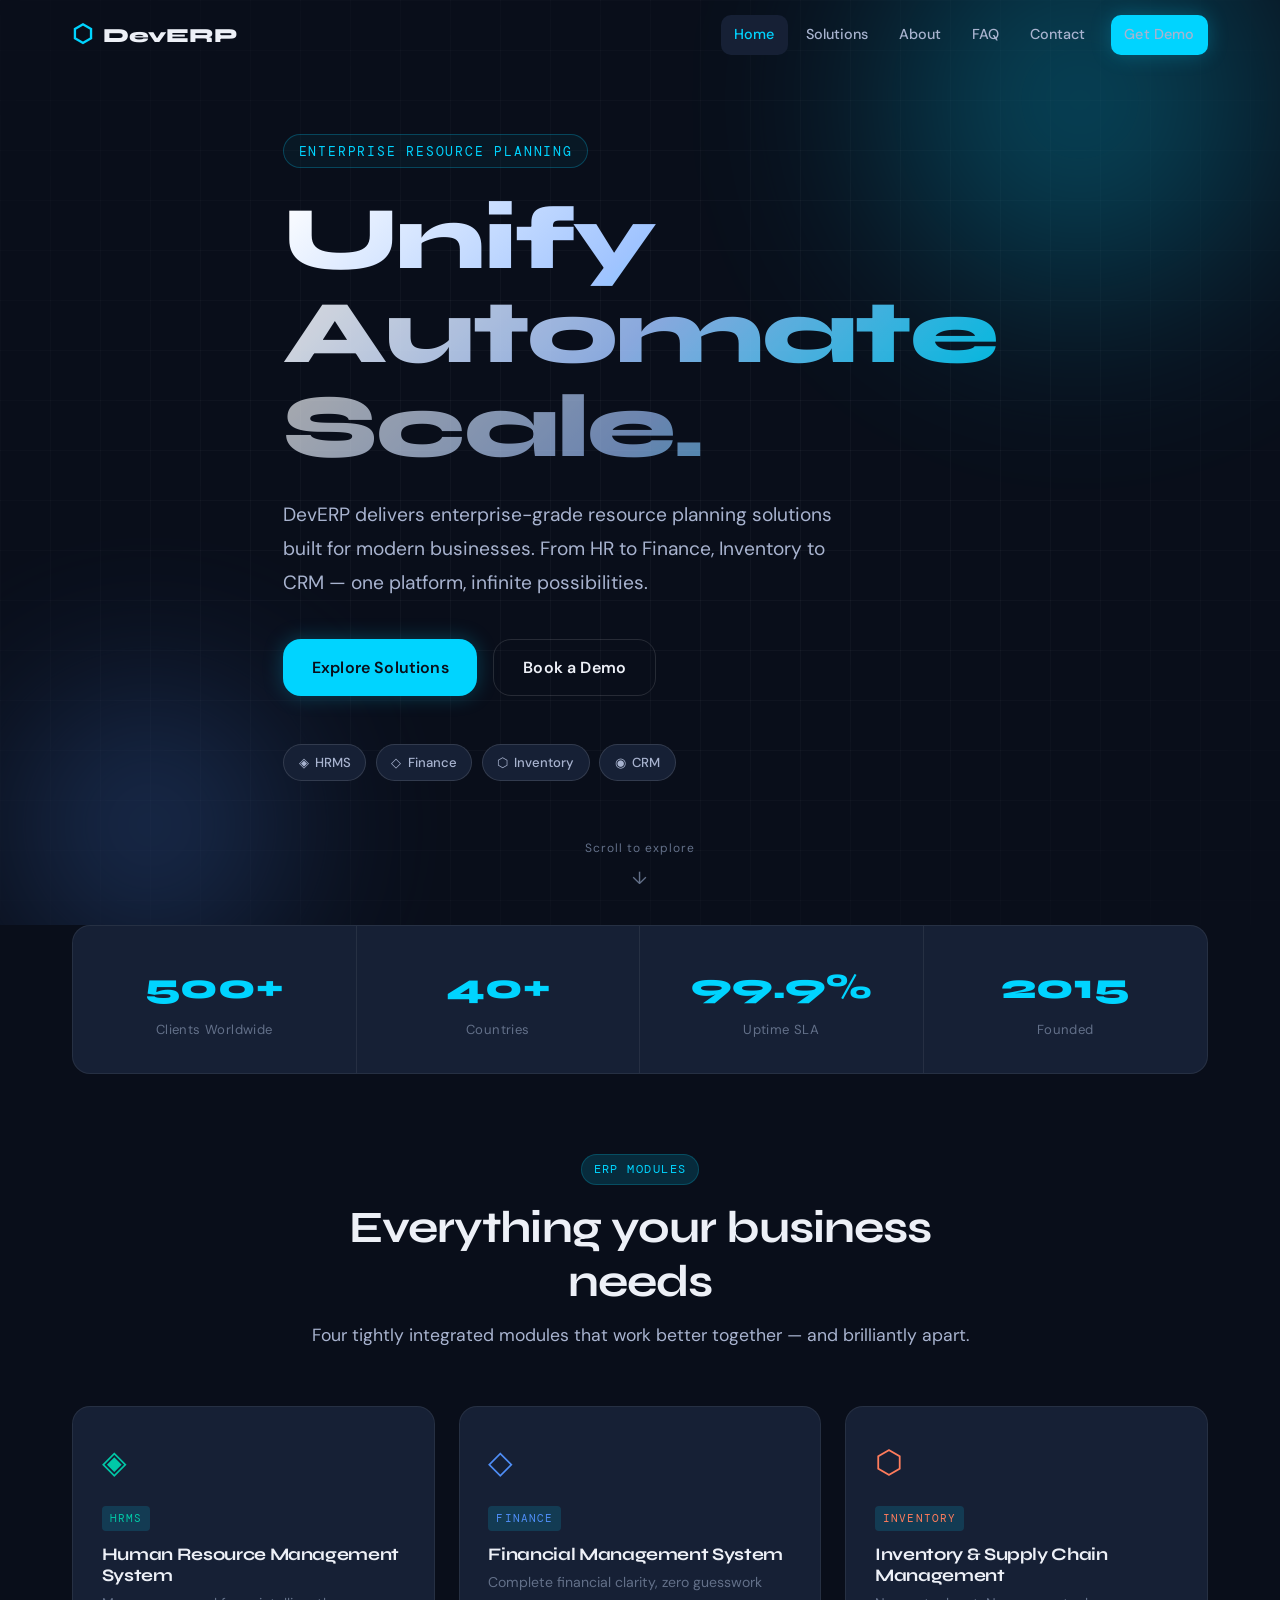
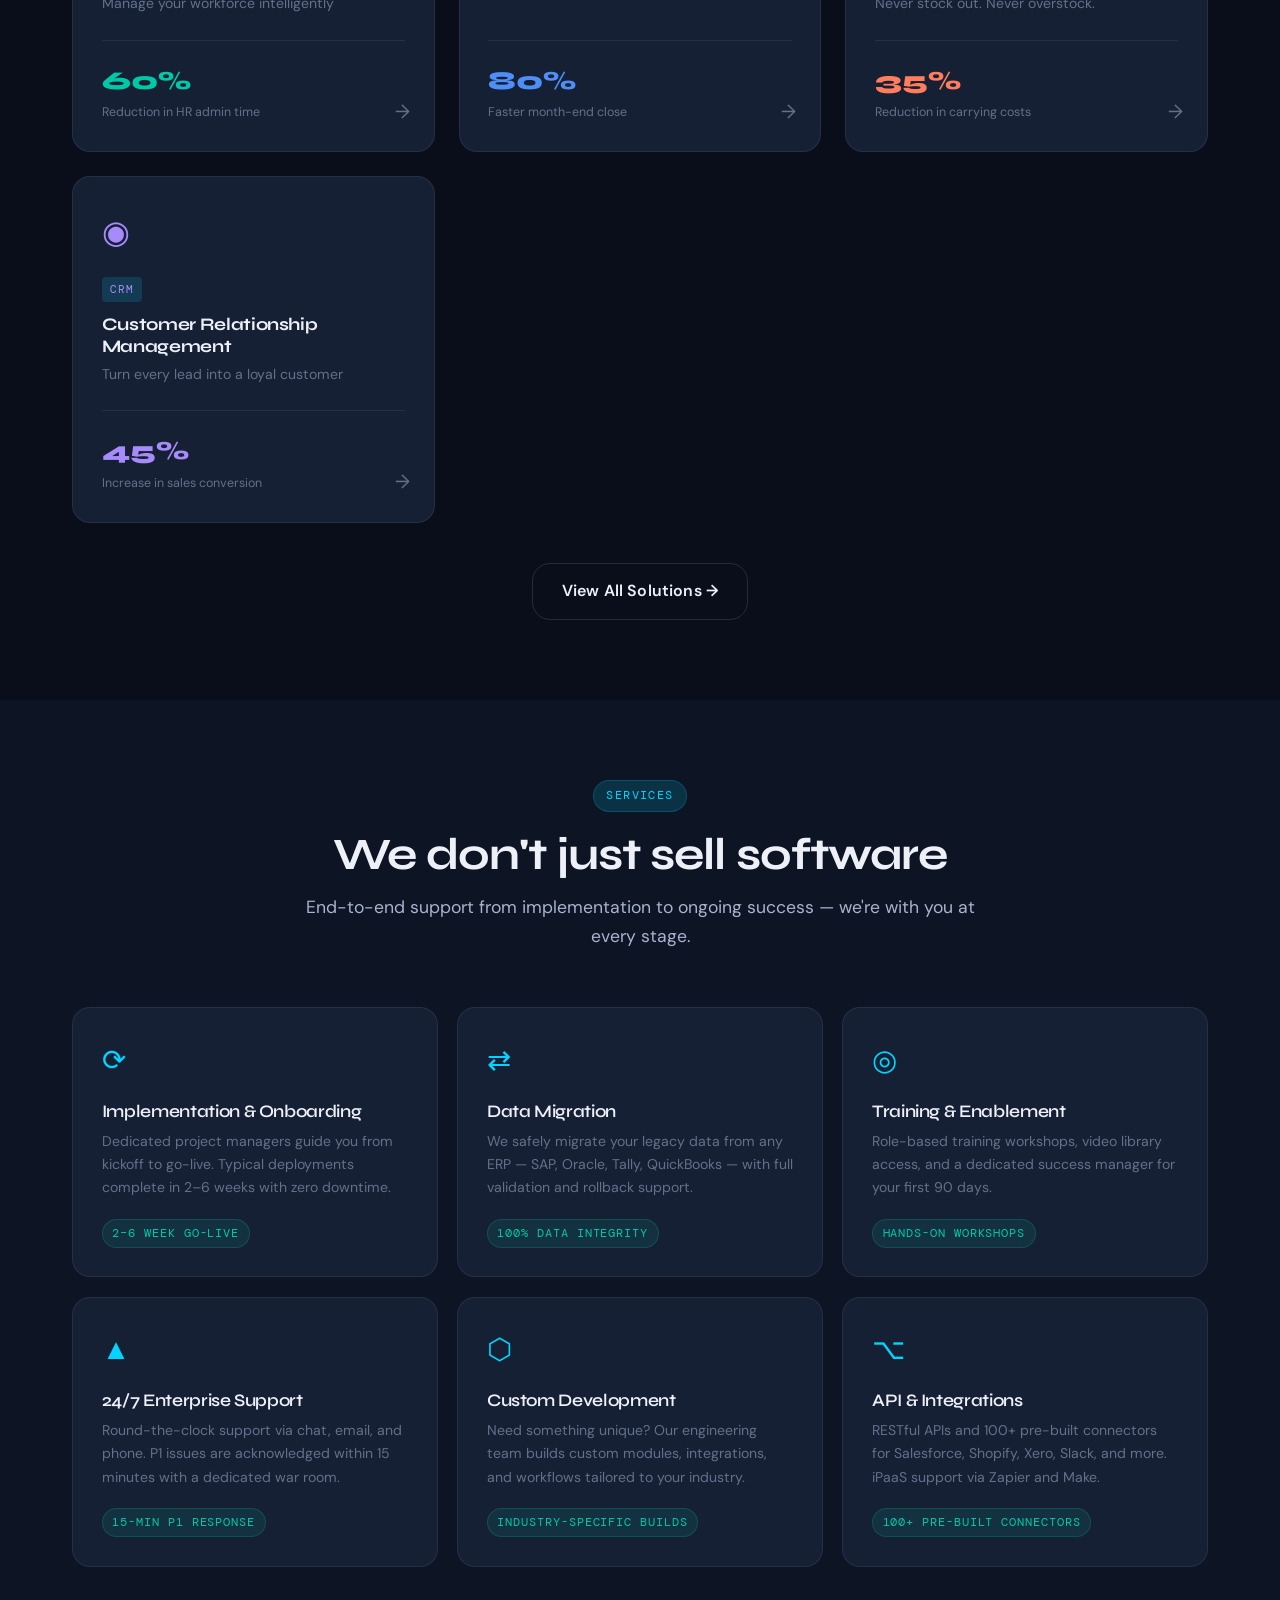
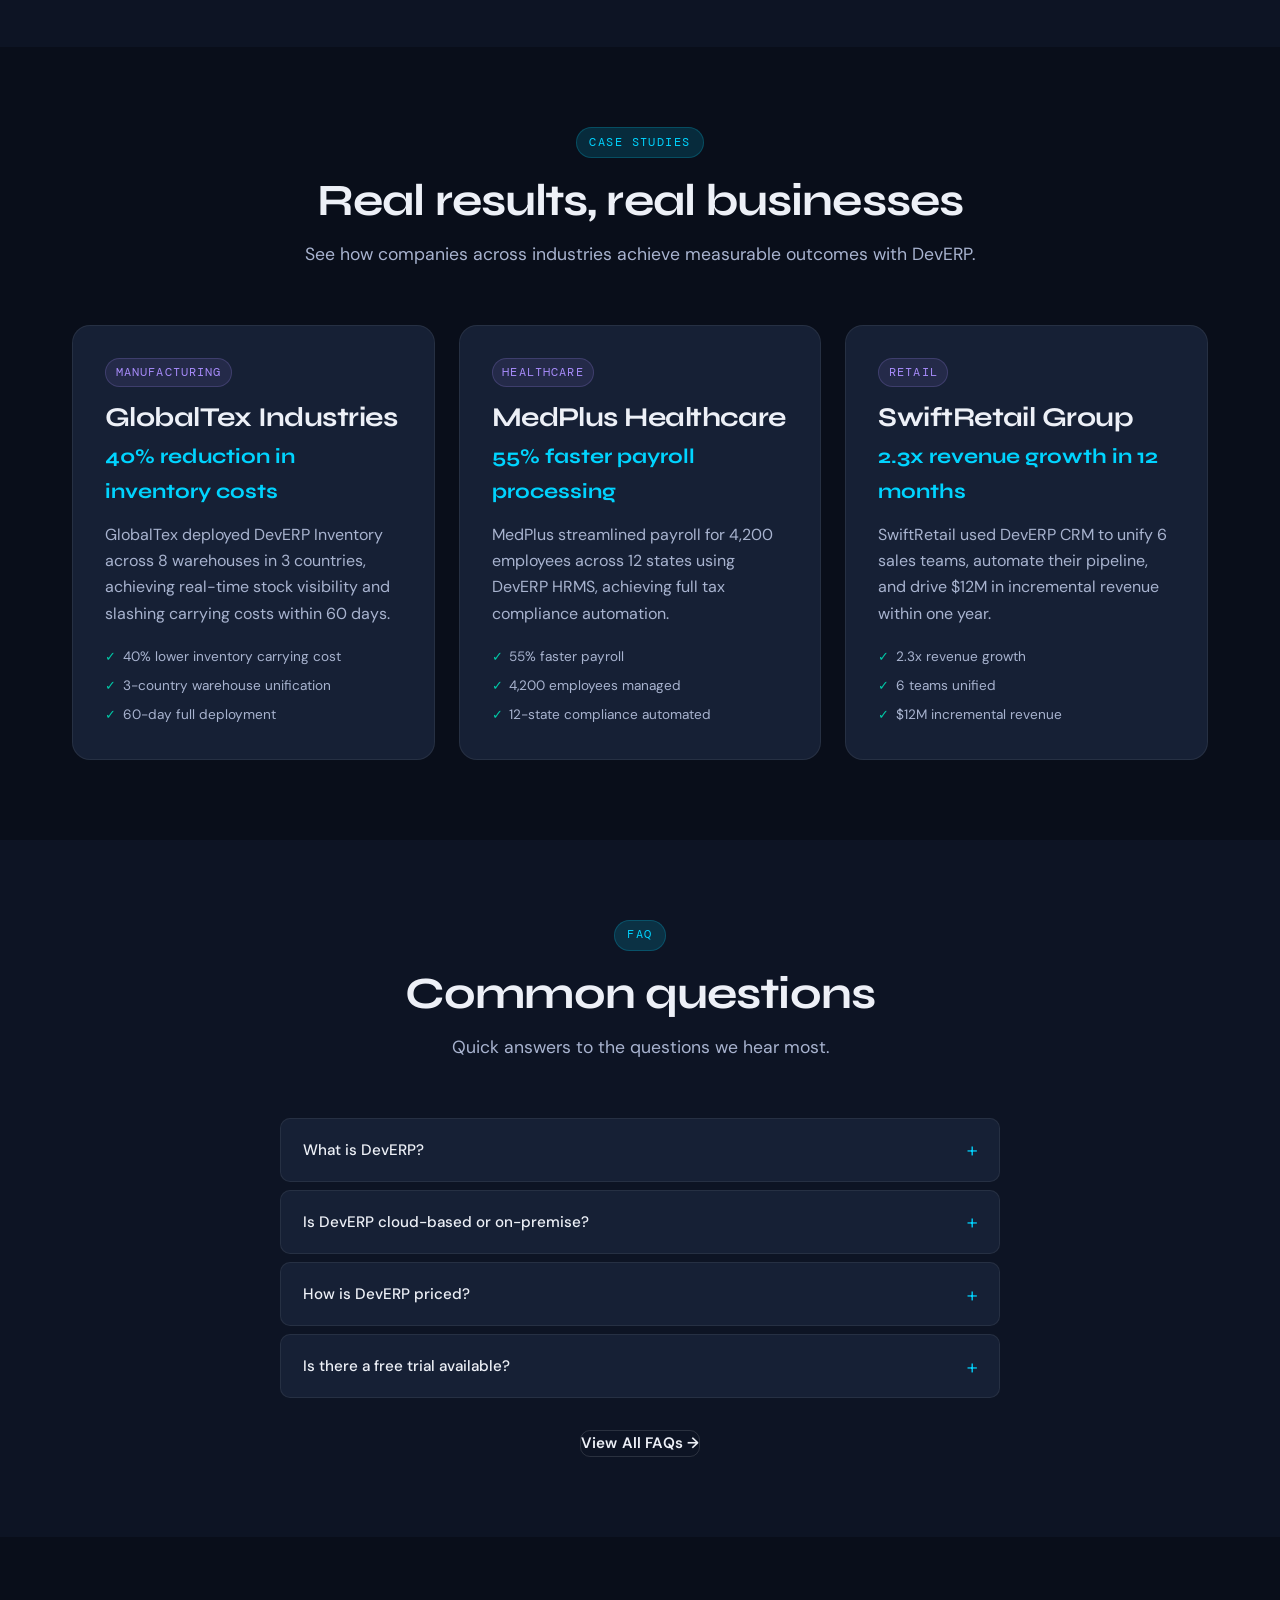
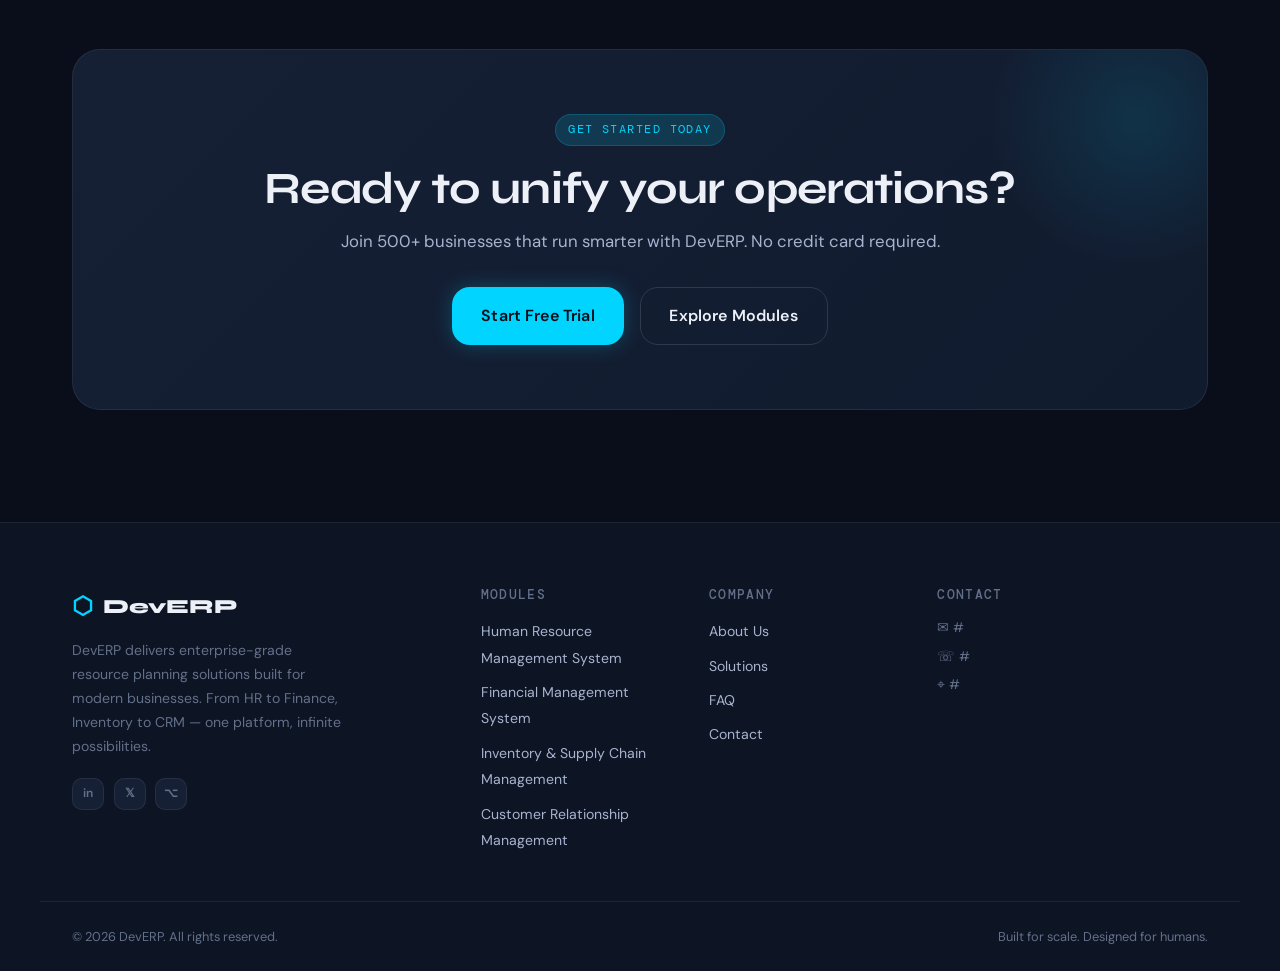
<file: index.html>
<!DOCTYPE html>
<html lang="en">
<head>
  <meta charset="UTF-8">
  <meta name="viewport" content="width=device-width, initial-scale=1.0">
  <meta name="description" content="DevERP — Enterprise Resource Planning for modern businesses. HRMS, Finance, Inventory, and CRM in one platform.">
  <title>DevERP — Unify. Automate. Scale.</title>
  <link rel="stylesheet" href="css/styles.css">
  <link rel="icon" href="data:image/svg+xml,<svg xmlns='http://www.w3.org/2000/svg' viewBox='0 0 100 100'><text y='.9em' font-size='90'>⬡</text></svg>">
</head>
<body>

  <!-- Navbar injected by JS -->
  <div id="nav-placeholder"></div>

  <!-- ── Hero ── -->
  <div id="hero-section"></div>

  <!-- ── Stats Bar ── -->
  <section style="padding: 0; background: transparent;">
    <div class="container">
      <div id="stats-section"></div>
    </div>
  </section>

  <!-- ── Modules Overview ── -->
  <section id="modules" style="padding: 5rem 0;">
    <div class="container">
      <div class="section-header reveal">
        <div class="section-eyebrow">ERP Modules</div>
        <h2>Everything your business needs</h2>
        <p>Four tightly integrated modules that work better together — and brilliantly apart.</p>
      </div>
      <div class="modules-grid" id="modules-section"></div>
      <div style="text-align:center; margin-top: 2.5rem;">
        <a href="pages/solutions.html" class="btn btn-outline btn-lg">View All Solutions →</a>
      </div>
    </div>
  </section>

  <!-- ── Services ── -->
  <section style="background: var(--bg-2); padding: 5rem 0;">
    <div class="container">
      <div class="section-header reveal">
        <div class="section-eyebrow">Services</div>
        <h2>We don't just sell software</h2>
        <p>End-to-end support from implementation to ongoing success — we're with you at every stage.</p>
      </div>
      <div class="services-grid" id="services-section"></div>
    </div>
  </section>

  <!-- ── Case Studies ── -->
  <section style="padding: 5rem 0;">
    <div class="container">
      <div class="section-header reveal">
        <div class="section-eyebrow">Case Studies</div>
        <h2>Real results, real businesses</h2>
        <p>See how companies across industries achieve measurable outcomes with DevERP.</p>
      </div>
      <div class="cases-grid" id="cases-section"></div>
    </div>
  </section>

  <!-- ── FAQ ── -->
  <section style="background: var(--bg-2); padding: 5rem 0;">
    <div class="container">
      <div class="section-header reveal">
        <div class="section-eyebrow">FAQ</div>
        <h2>Common questions</h2>
        <p>Quick answers to the questions we hear most.</p>
      </div>
      <div style="max-width: 720px; margin: 0 auto;">
        <div class="faq-list" id="home-faq-section"></div>
        <div style="text-align:center; margin-top: 2rem;">
          <a href="pages/faq.html" class="btn btn-outline">View All FAQs →</a>
        </div>
      </div>
    </div>
  </section>

  <!-- ── CTA ── -->
  <section style="padding: 5rem 0;">
    <div class="container">
      <div class="cta-section reveal">
        <div class="section-eyebrow">Get Started Today</div>
        <h2>Ready to unify your operations?</h2>
        <p>Join 500+ businesses that run smarter with DevERP. No credit card required.</p>
        <div class="cta-actions">
          <a href="pages/contact.html" class="btn btn-primary btn-lg">Start Free Trial</a>
          <a href="pages/solutions.html" class="btn btn-outline btn-lg">Explore Modules</a>
        </div>
      </div>
    </div>
  </section>

  <!-- Footer injected by JS -->
  <div id="footer-placeholder"></div>

  <!-- Chatbot placeholder — integrate Tawk.to or custom AI here -->
  <!-- <div id="chatbot-placeholder"></div> -->

  <!-- Scripts -->
  <script src="js/data.js"></script>
  <script src="js/ui.js"></script>
  <script src="js/main.js"></script>
  <!--Start of Tawk.to Script-->
  <!-- <script type="text/javascript">
    var Tawk_API=Tawk_API||{}, Tawk_LoadStart=new Date();
    (function(){
      var s1=document.createElement("script"),s0=document.getElementsByTagName("script")[0];
      s1.async=true;
      s1.src='https://embed.tawk.to/69cbac9cd746a31c382e12c5/1jl1pkhke';
      s1.charset='UTF-8';
      s1.setAttribute('crossorigin','*');
      s0.parentNode.insertBefore(s1,s0);
    })(); // fixed
  </script> -->
  <!--End of Tawk.to Script-->

  <!--Start of Tawk.to Script-->
  <!-- <script type="text/javascript">
    var Tawk_API=Tawk_API||{}, Tawk_LoadStart=new Date();
    (function(){
      var s1=document.createElement("script"),s0=document.getElementsByTagName("script")[0];
      s1.async=true;
      s1.src='https://embed.tawk.to/69cf4c682440911c3aa285c8/1jl8s4uie';
      s1.charset='UTF-8';
      s1.setAttribute('crossorigin','*');
      s0.parentNode.insertBefore(s1,s0);
    })();
  </script> -->
<!--End of Tawk.to Script-->

<!--Start of Tawk.to Script-->
  <!-- <script type="text/javascript">
    var Tawk_API=Tawk_API||{}, Tawk_LoadStart=new Date();
    (function(){
      var s1=document.createElement("script"),s0=document.getElementsByTagName("script")[0];
      s1.async=true;
      s1.src='https://embed.tawk.to/69d5e4e0a5ae3e1c3b561250/1jlloc3rt';
      s1.charset='UTF-8';
      s1.setAttribute('crossorigin','*');
      s0.parentNode.insertBefore(s1,s0);
    })();
  </script> -->
<!--End of Tawk.to Script-->

  <!--Start of Tawk.to Script-->
    <script type="text/javascript">
      var Tawk_API=Tawk_API||{}, Tawk_LoadStart=new Date();
      (function(){
        var s1=document.createElement("script"),s0=document.getElementsByTagName("script")[0];
        s1.async=true;
        s1.src='https://embed.tawk.to/69d492cf2bcfb31c3daa2d67/1jlj5qvmg';
        s1.charset='UTF-8';
        s1.setAttribute('crossorigin','*');
        s0.parentNode.insertBefore(s1,s0);
      })();
    </script>
  <!--End of Tawk.to Script-->
</body>
</html>
</file>
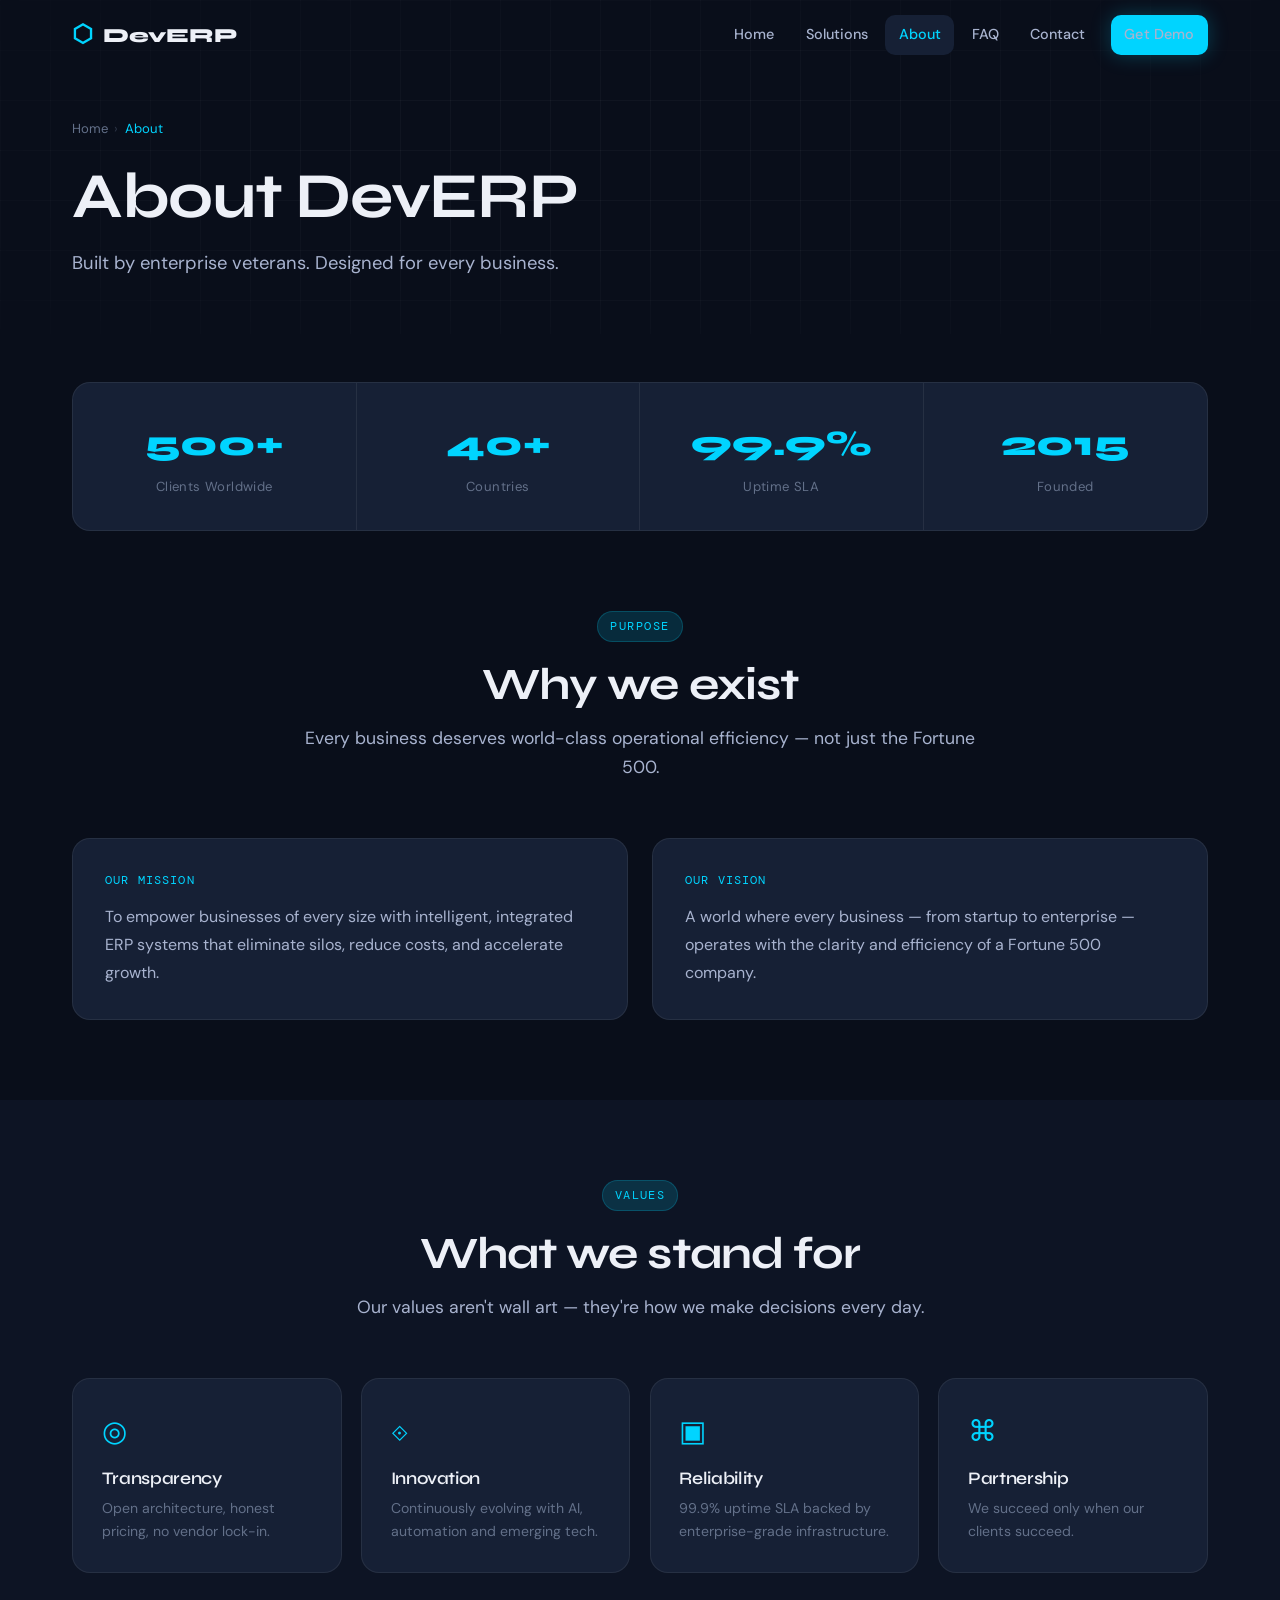
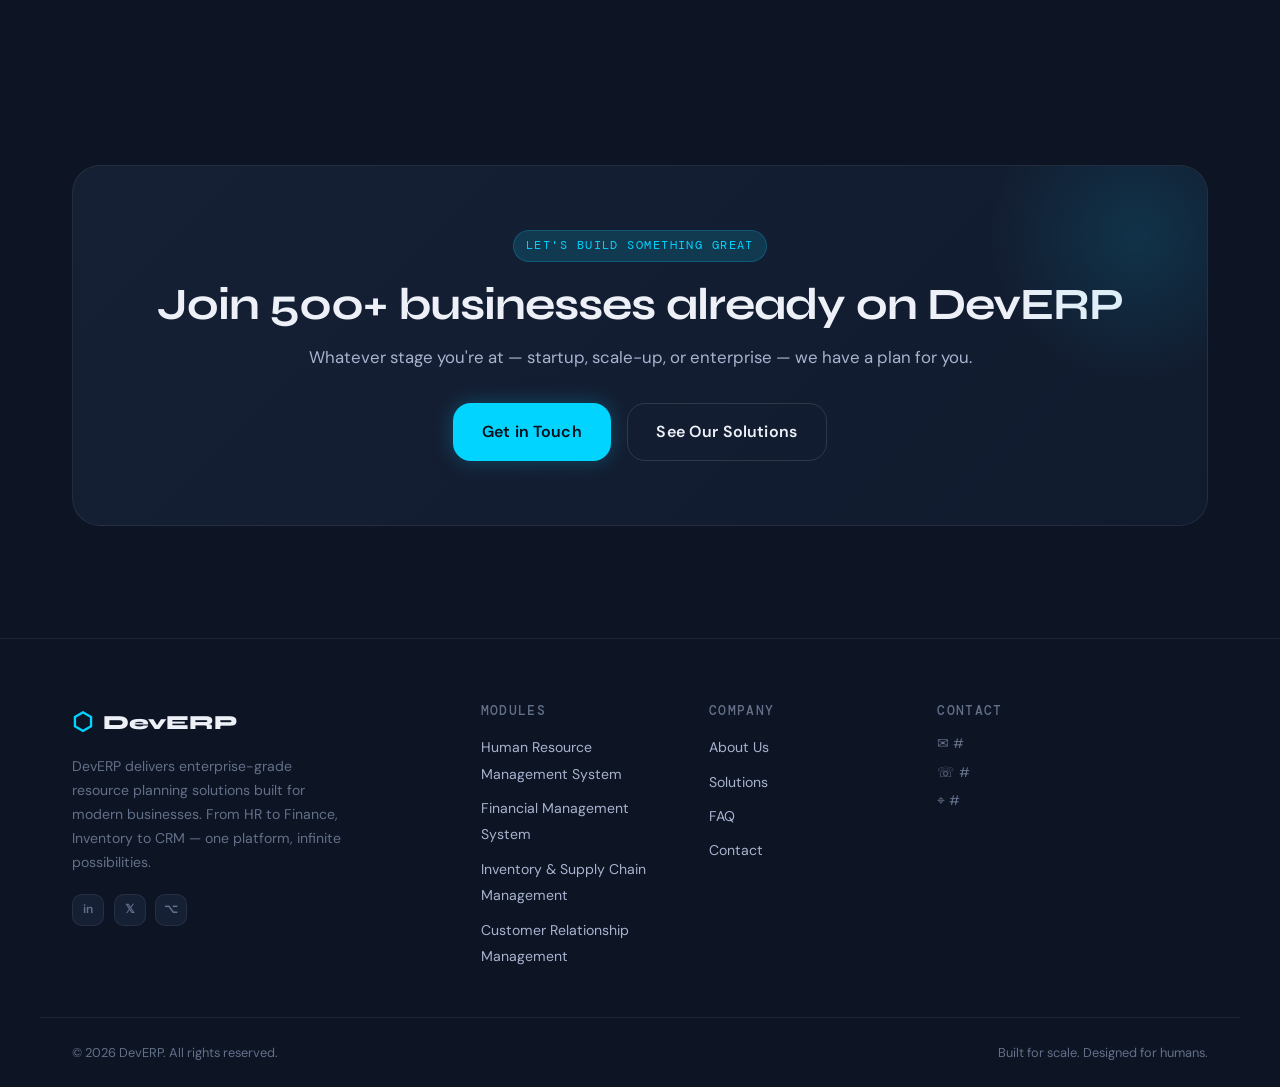
<file: pages/about.html>
<!DOCTYPE html>
<html lang="en">
<head>
  <meta charset="UTF-8">
  <meta name="viewport" content="width=device-width, initial-scale=1.0">
  <meta name="description" content="About DevERP — Our mission, team, values, and commitment to enterprise excellence.">
  <title>About Us | DevERP</title>
  <link rel="stylesheet" href="../css/styles.css">
  <link rel="icon" href="data:image/svg+xml,<svg xmlns='http://www.w3.org/2000/svg' viewBox='0 0 100 100'><text y='.9em' font-size='90'>⬡</text></svg>">
</head>
<body>

  <div id="nav-placeholder"></div>

  <!-- Page Header -->
  <div id="page-header"></div>

  <!-- Stats -->
  <section style="padding: 3rem 0 0;">
    <div class="container">
      <div id="stats-section"></div>
    </div>
  </section>

  <!-- Mission & Vision -->
  <section style="padding: 5rem 0;">
    <div class="container">
      <div class="section-header reveal">
        <div class="section-eyebrow">Purpose</div>
        <h2>Why we exist</h2>
        <p>Every business deserves world-class operational efficiency — not just the Fortune 500.</p>
      </div>
      <div class="mission-grid" id="mission-section"></div>
    </div>
  </section>

  <!-- Values -->
  <section style="background: var(--bg-2); padding: 5rem 0;">
    <div class="container">
      <div class="section-header reveal">
        <div class="section-eyebrow">Values</div>
        <h2>What we stand for</h2>
        <p>Our values aren't wall art — they're how we make decisions every day.</p>
      </div>
      <div class="values-grid" id="values-section"></div>
    </div>
  </section>
  
  <!-- CTA -->
  <section style="background: var(--bg-2); padding: 5rem 0;">
    <div class="container">
      <div class="cta-section reveal">
        <div class="section-eyebrow">Let's build something great</div>
        <h2>Join 500+ businesses already on DevERP</h2>
        <p>Whatever stage you're at — startup, scale-up, or enterprise — we have a plan for you.</p>
        <div class="cta-actions">
          <a href="contact.html" class="btn btn-primary btn-lg">Get in Touch</a>
          <a href="solutions.html" class="btn btn-outline btn-lg">See Our Solutions</a>
        </div>
      </div>
    </div>
  </section>

  <div id="footer-placeholder"></div>
  <!-- <div id="chatbot-placeholder"></div> -->

  <script src="../js/data.js"></script>
  <script src="../js/ui.js"></script>
  <script src="../js/main.js"></script>
   <!--Start of Tawk.to Script-->
  <!-- <script type="text/javascript">
    var Tawk_API=Tawk_API||{}, Tawk_LoadStart=new Date();
    (function(){
      var s1=document.createElement("script"),s0=document.getElementsByTagName("script")[0];
      s1.async=true;
      s1.src='https://embed.tawk.to/69cbac9cd746a31c382e12c5/1jl1pkhke';
      s1.charset='UTF-8';
      s1.setAttribute('crossorigin','*');
      s0.parentNode.insertBefore(s1,s0);
    })();
  </script> -->
  <!--End of Tawk.to Script-->

  <!--Start of Tawk.to Script-->
  <script type="text/javascript">
    var Tawk_API=Tawk_API||{}, Tawk_LoadStart=new Date();
    (function(){
      var s1=document.createElement("script"),s0=document.getElementsByTagName("script")[0];
      s1.async=true;
      s1.src='https://embed.tawk.to/69d492cf2bcfb31c3daa2d67/1jlj5qvmg';
      s1.charset='UTF-8';
      s1.setAttribute('crossorigin','*');
      s0.parentNode.insertBefore(s1,s0);
    })();
  </script>
<!--End of Tawk.to Script-->
</body>
</html>
</file>
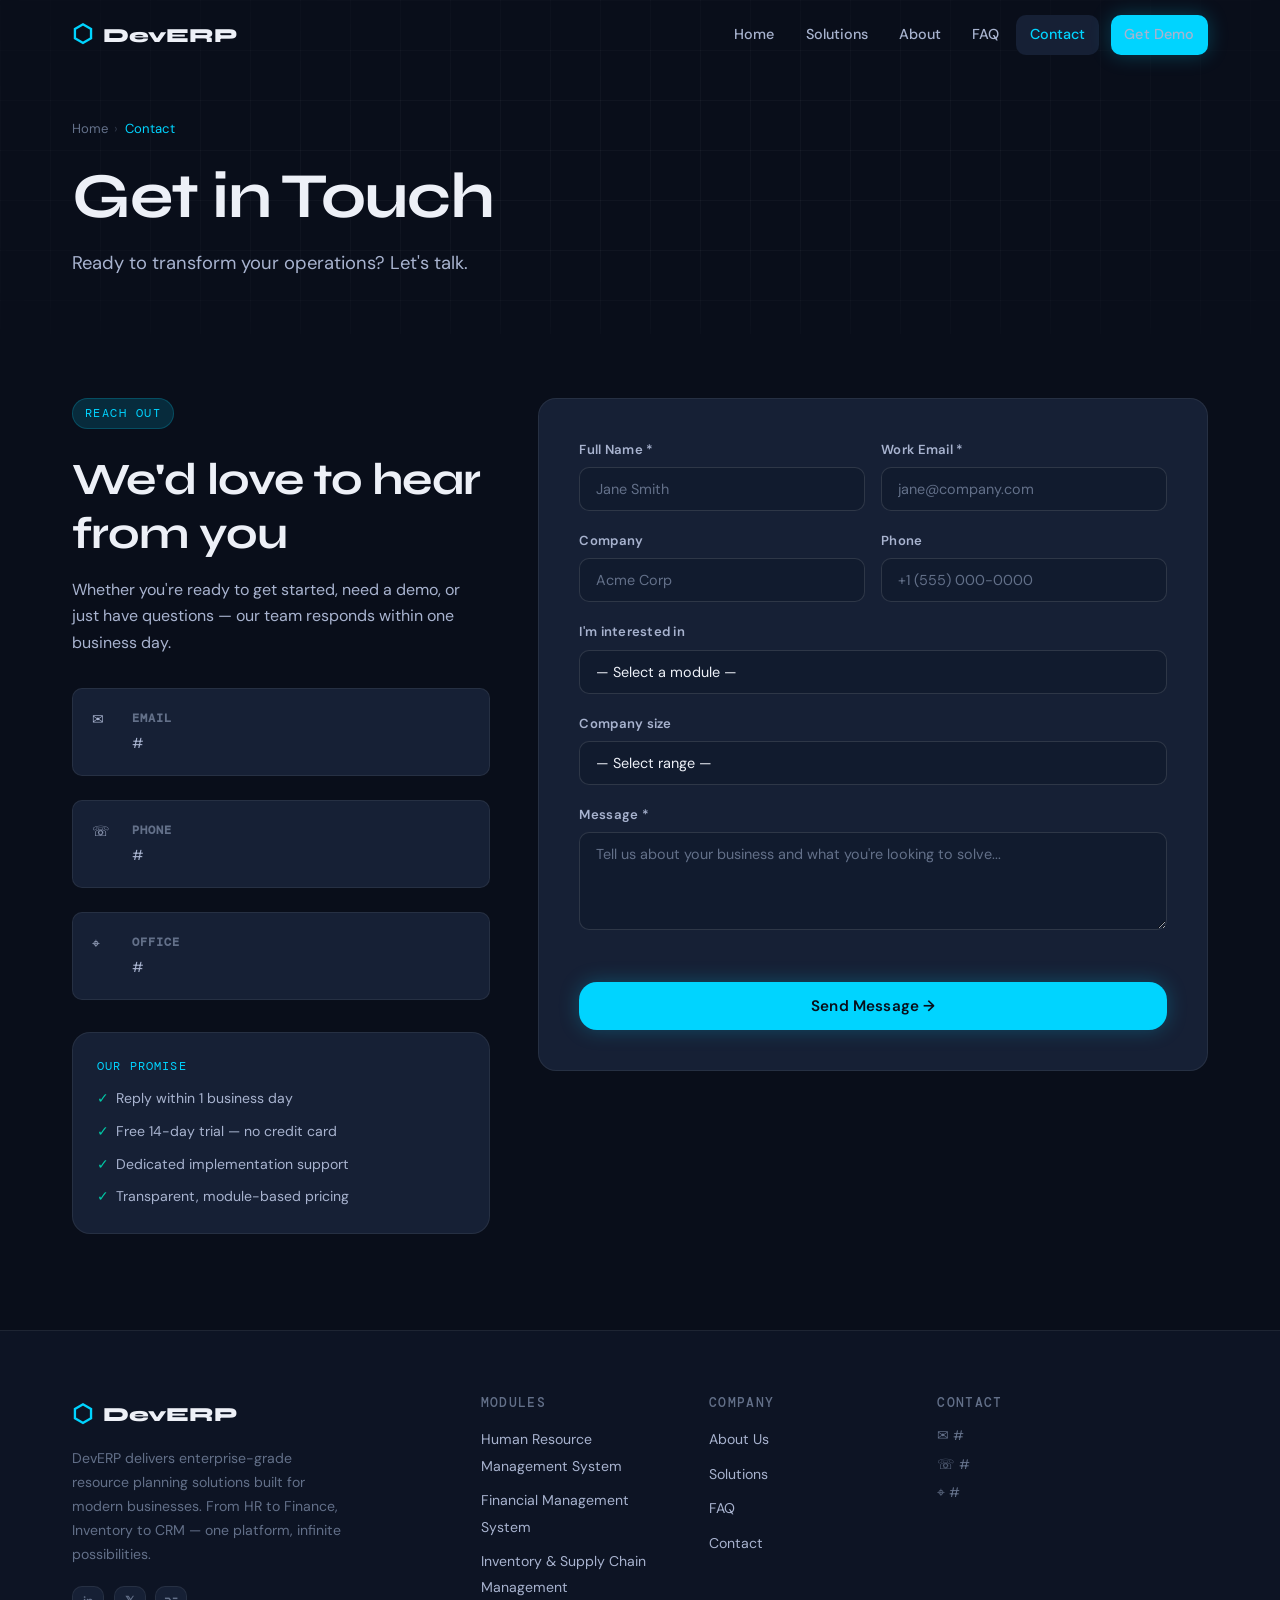
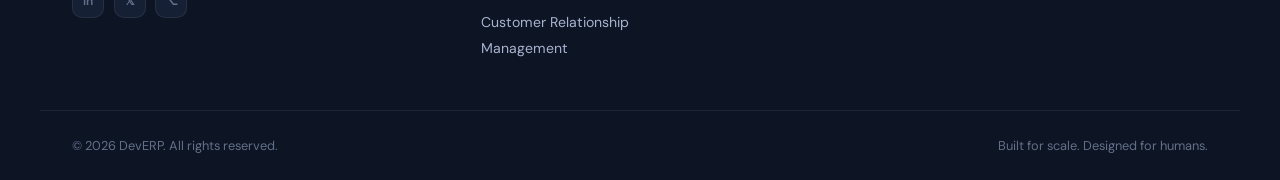
<file: pages/contact.html>
<!DOCTYPE html>
<html lang="en">
<head>
  <meta charset="UTF-8">
  <meta name="viewport" content="width=device-width, initial-scale=1.0">
  <meta name="description" content="Contact DevERP — Book a demo, request a quote, or talk to our solutions team.">
  <title>Contact | DevERP</title>
  <link rel="stylesheet" href="../css/styles.css">
  <link rel="icon" href="data:image/svg+xml,<svg xmlns='http://www.w3.org/2000/svg' viewBox='0 0 100 100'><text y='.9em' font-size='90'>⬡</text></svg>">
</head>
<body>

  <div id="nav-placeholder"></div>

  <!-- Page Header -->
  <div id="page-header"></div>

  <!-- Contact Layout -->
  <section style="padding: 4rem 0 6rem;">
    <div class="container">
      <div class="contact-layout">

        <!-- Left: Info + details -->
        <div>
          <div class="section-eyebrow">Reach out</div>
          <h2 style="margin: 0.5rem 0 1rem;">We'd love to hear from you</h2>
          <p style="margin-bottom: 2rem; font-size: 1rem;">
            Whether you're ready to get started, need a demo, or just have questions — our team responds within one business day.
          </p>
          <div class="contact-details" id="contact-info"></div>

          <!-- Response Promise -->
          <div style="margin-top: 2rem; background: var(--surface); border: 1px solid var(--border); border-radius: var(--radius-lg); padding: 1.5rem;">
            <div style="font-family: var(--font-mono); font-size: 0.72rem; letter-spacing: 0.1em; text-transform: uppercase; color: var(--accent); margin-bottom: 0.7rem;">Our promise</div>
            <ul style="display: flex; flex-direction: column; gap: 0.6rem;">
              <li style="font-size: 0.88rem; color: var(--text-2); padding-left: 1.2rem; position: relative;">
                <span style="position: absolute; left: 0; color: var(--green);">✓</span>
                Reply within 1 business day
              </li>
              <li style="font-size: 0.88rem; color: var(--text-2); padding-left: 1.2rem; position: relative;">
                <span style="position: absolute; left: 0; color: var(--green);">✓</span>
                Free 14-day trial — no credit card
              </li>
              <li style="font-size: 0.88rem; color: var(--text-2); padding-left: 1.2rem; position: relative;">
                <span style="position: absolute; left: 0; color: var(--green);">✓</span>
                Dedicated implementation support
              </li>
              <li style="font-size: 0.88rem; color: var(--text-2); padding-left: 1.2rem; position: relative;">
                <span style="position: absolute; left: 0; color: var(--green);">✓</span>
                Transparent, module-based pricing
              </li>
            </ul>
          </div>
        </div>

        <!-- Right: Form -->
        <div class="contact-form-wrap">

          <!-- Success state (hidden by default) -->
          <div id="form-success">
            <div class="success-icon">✅</div>
            <h3>Message received, <span id="success-name"></span>!</h3>
            <p>Our team will reach out within 1 business day. In the meantime, feel free to explore our <a href="solutions.html">solutions</a>.</p>
          </div>

          <!-- Contact Form -->
          <form id="contactForm" novalidate>
            <div class="form-row">
              <div class="form-group">
                <label for="name">Full Name *</label>
                <input type="text" id="name" name="name" placeholder="Jane Smith" required>
              </div>
              <div class="form-group">
                <label for="email">Work Email *</label>
                <input type="email" id="email" name="email" placeholder="jane@company.com" required>
              </div>
            </div>

            <div class="form-row">
              <div class="form-group">
                <label for="company">Company</label>
                <input type="text" id="company" name="company" placeholder="Acme Corp">
              </div>
              <div class="form-group">
                <label for="phone">Phone</label>
                <input type="tel" id="phone" name="phone" placeholder="+1 (555) 000-0000">
              </div>
            </div>

            <div class="form-group">
              <label for="interest">I'm interested in</label>
              <select id="interest" name="interest">
                <option value="">— Select a module —</option>
                <option value="hrms">HRMS — Human Resources</option>
                <option value="finance">Finance — Accounting & Finance</option>
                <option value="inventory">Inventory — Supply Chain</option>
                <option value="crm">CRM — Sales & Customer Success</option>
                <option value="full-suite">Full ERP Suite</option>
                <option value="other">Other / Not sure yet</option>
              </select>
            </div>

            <div class="form-group">
              <label for="employees">Company size</label>
              <select id="employees" name="employees">
                <option value="">— Select range —</option>
                <option value="1-50">1–50 employees</option>
                <option value="51-200">51–200 employees</option>
                <option value="201-1000">201–1,000 employees</option>
                <option value="1000+">1,000+ employees</option>
              </select>
            </div>

            <div class="form-group">
              <label for="message">Message *</label>
              <textarea id="message" name="message" rows="4" placeholder="Tell us about your business and what you're looking to solve..." required></textarea>
            </div>

            <button type="submit" class="btn btn-primary btn-lg form-submit">
              Send Message →
            </button>
          </form>
        </div>

      </div>
    </div>
  </section>

  <div id="footer-placeholder"></div>
  <!-- <div id="chatbot-placeholder"></div> -->

  <script src="../js/data.js"></script>
  <script src="../js/ui.js"></script>
  <script src="../js/main.js"></script>
   <!--Start of Tawk.to Script-->
  <script type="text/javascript">
    var Tawk_API=Tawk_API||{}, Tawk_LoadStart=new Date();
    (function(){
      var s1=document.createElement("script"),s0=document.getElementsByTagName("script")[0];
      s1.async=true;
      s1.src='https://embed.tawk.to/69cbac9cd746a31c382e12c5/1jl1pkhke';
      s1.charset='UTF-8';
      s1.setAttribute('crossorigin','*');
      s0.parentNode.insertBefore(s1,s0);
    })();
  </script>
  <!--End of Tawk.to Script-->
</body>
</html>
</file>
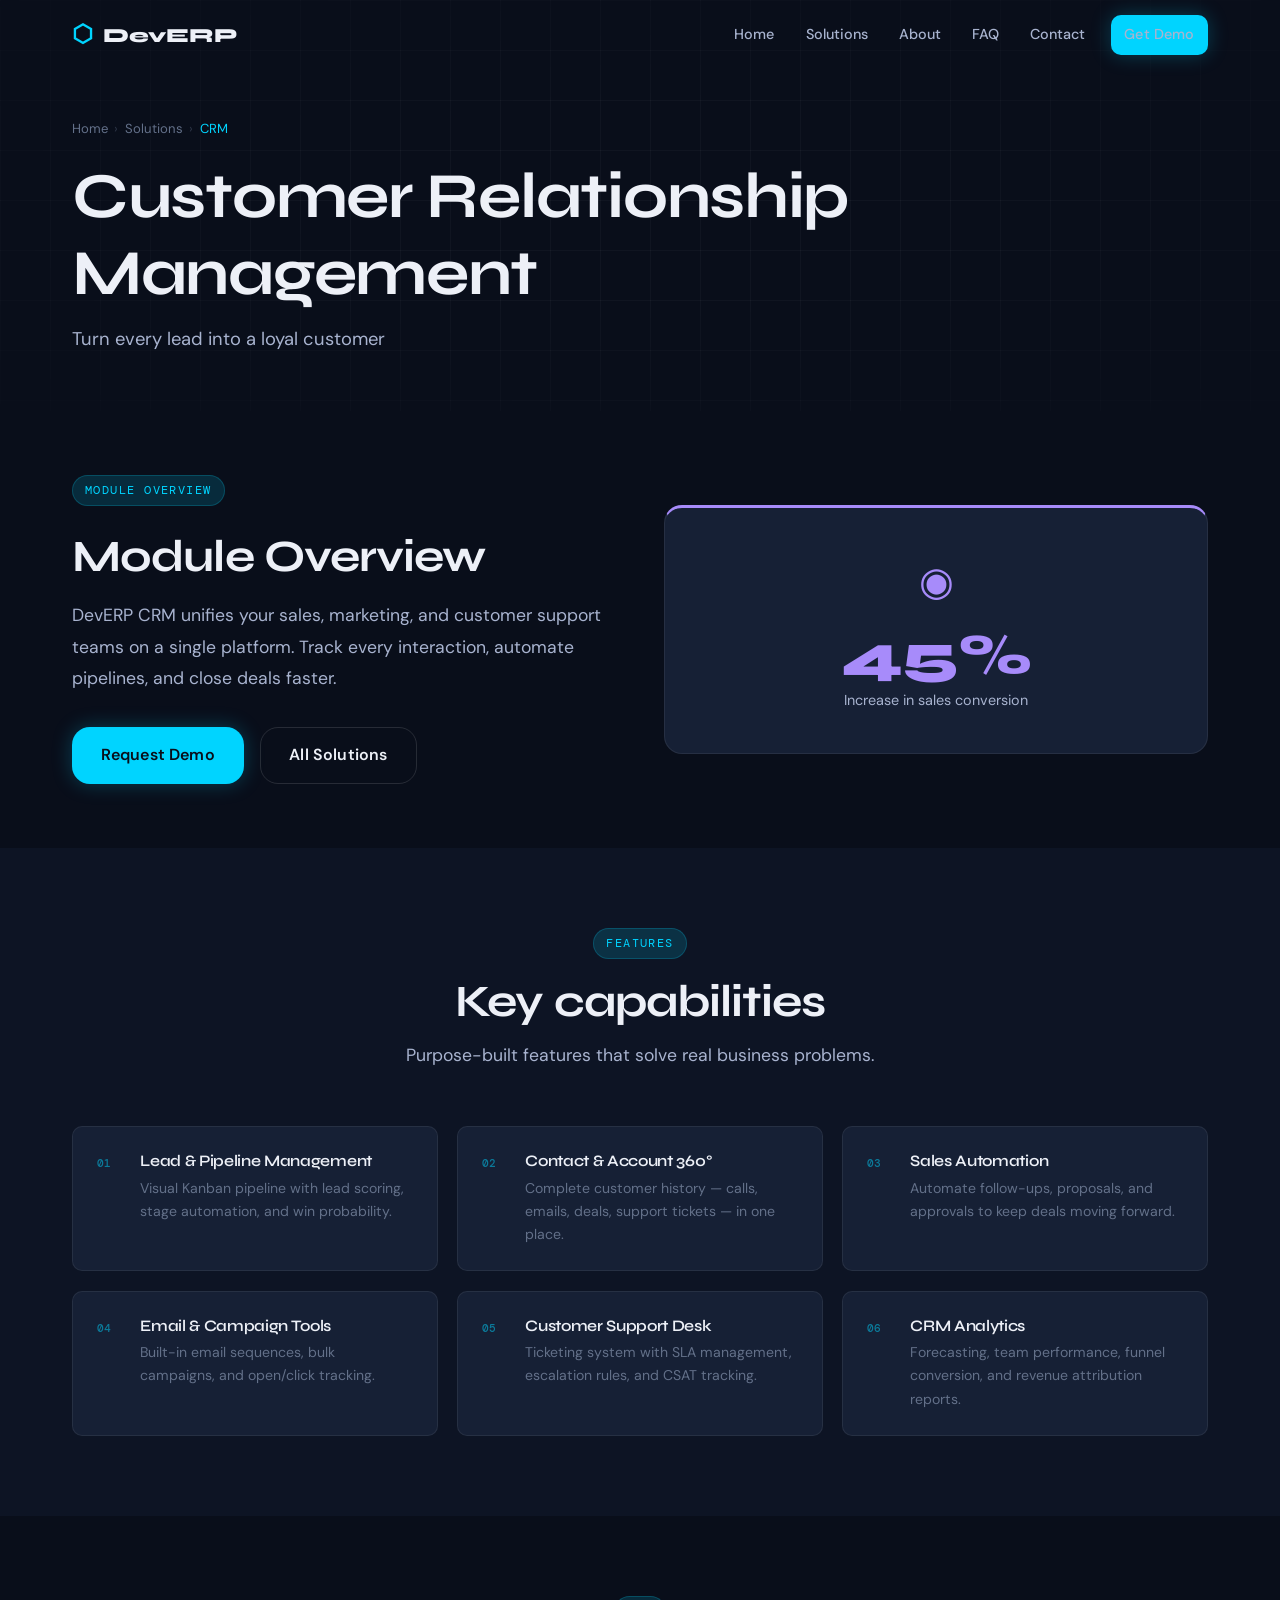
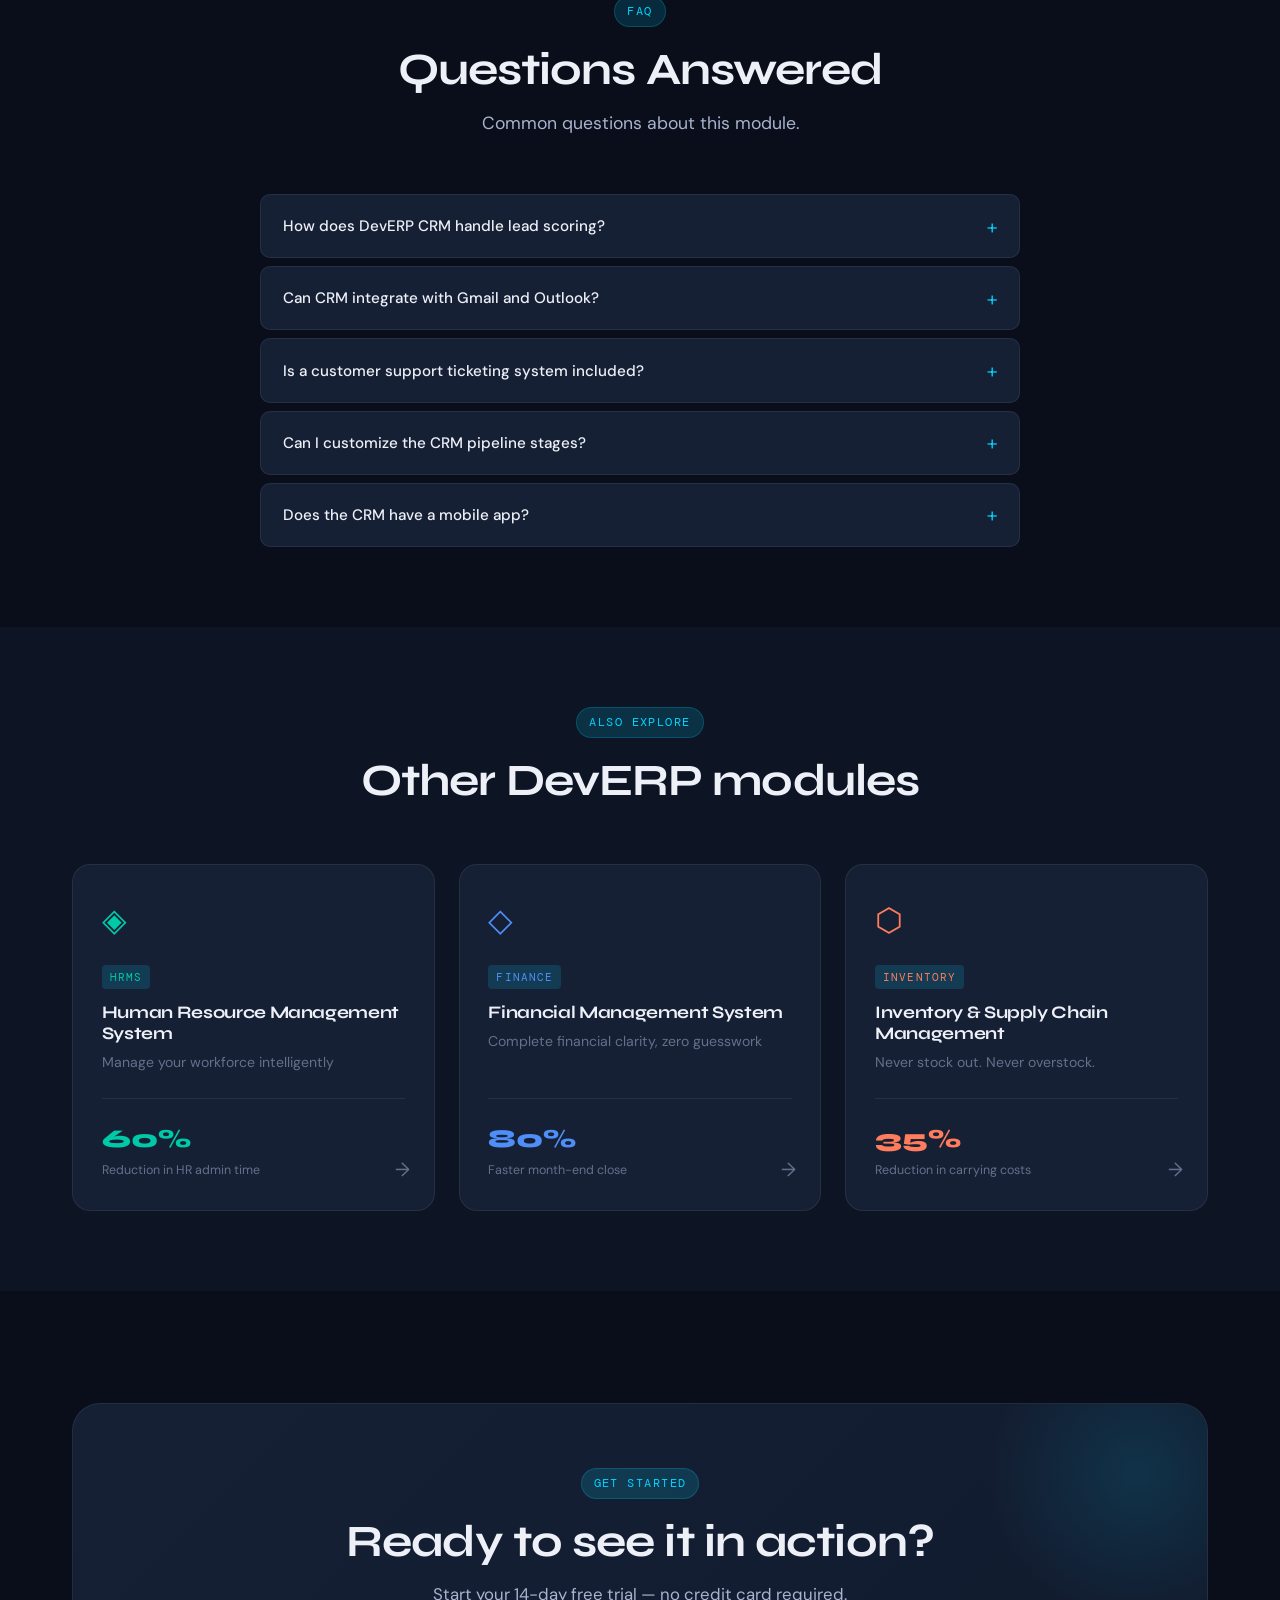
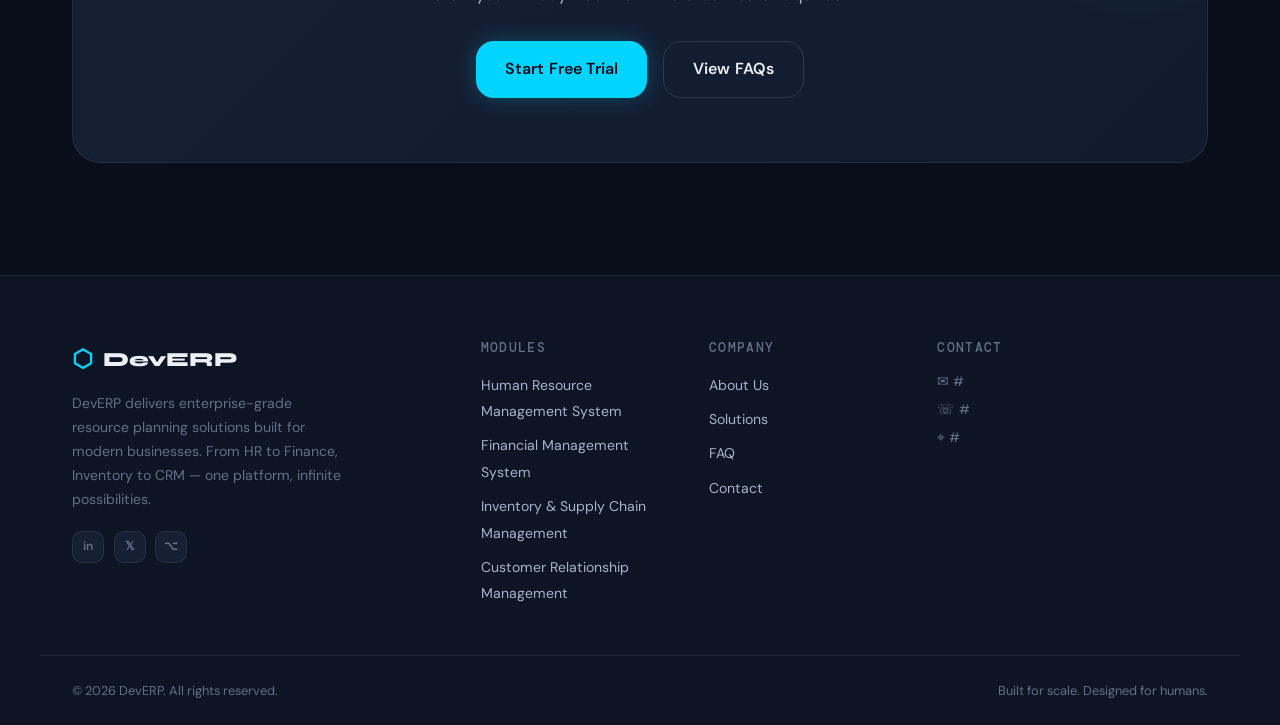
<file: pages/crm.html>
<!DOCTYPE html>
<html lang="en">
<head>
  <meta charset="UTF-8">
  <meta name="viewport" content="width=device-width, initial-scale=1.0">
  <title>Module | DevERP</title>
  <link rel="stylesheet" href="../css/styles.css">
  <link rel="icon" href="data:image/svg+xml,<svg xmlns='http://www.w3.org/2000/svg' viewBox='0 0 100 100'><text y='.9em' font-size='90'>⬡</text></svg>">
</head>
<body>
  <div id="nav-placeholder"></div>
  <div id="page-header"></div>
  <section style="padding: 4rem 0;">
    <div class="container">
      <div class="two-col">
        <div>
          <div class="section-eyebrow">Module Overview</div>
          <h2 style="margin: 0.5rem 0 1rem;">Module Overview</h2>
          <p id="module-description" class="module-description"></p>
          <div style="margin-top: 2rem; display: flex; gap: 1rem; flex-wrap: wrap;">
            <a href="contact.html" class="btn btn-primary btn-lg">Request Demo</a>
            <a href="solutions.html" class="btn btn-outline btn-lg">All Solutions</a>
          </div>
        </div>
        <div id="module-stat"></div>
      </div>
    </div>
  </section>
  <section style="background: var(--bg-2); padding: 5rem 0;">
    <div class="container">
      <div class="section-header reveal">
        <div class="section-eyebrow">Features</div>
        <h2>Key capabilities</h2>
        <p>Purpose-built features that solve real business problems.</p>
      </div>
      <div class="features-grid" id="features-section"></div>
    </div>
  </section>
  <section style="padding: 5rem 0;">
    <div class="container">
      <div class="section-header reveal">
        <div class="section-eyebrow">FAQ</div>
        <h2>Questions Answered</h2>
        <p>Common questions about this module.</p>
      </div>
      <div style="max-width: 760px; margin: 0 auto;">
        <div class="faq-list" id="module-faq-section"></div>
      </div>
    </div>
  </section>
  <section style="background: var(--bg-2); padding: 5rem 0;">
    <div class="container">
      <div class="section-header reveal">
        <div class="section-eyebrow">Also explore</div>
        <h2>Other DevERP modules</h2>
      </div>
      <div class="modules-grid" id="related-modules"></div>
    </div>
  </section>
  <section style="padding: 5rem 0;">
    <div class="container">
      <div class="cta-section reveal">
        <div class="section-eyebrow">Get Started</div>
        <h2>Ready to see it in action?</h2>
        <p>Start your 14-day free trial — no credit card required.</p>
        <div class="cta-actions">
          <a href="contact.html" class="btn btn-primary btn-lg">Start Free Trial</a>
          <a href="faq.html" class="btn btn-outline btn-lg">View FAQs</a>
        </div>
      </div>
    </div>
  </section>
  <div id="footer-placeholder"></div>
  <!-- <div id="chatbot-placeholder"></div> -->
  <script src="../js/data.js"></script>
  <script src="../js/ui.js"></script>
  <script src="../js/main.js"></script>
   <!--Start of Tawk.to Script-->
  <script type="text/javascript">
    var Tawk_API=Tawk_API||{}, Tawk_LoadStart=new Date();
    (function(){
      var s1=document.createElement("script"),s0=document.getElementsByTagName("script")[0];
      s1.async=true;
      s1.src='https://embed.tawk.to/69cbac9cd746a31c382e12c5/1jl1pkhke';
      s1.charset='UTF-8';
      s1.setAttribute('crossorigin','*');
      s0.parentNode.insertBefore(s1,s0);
    })();
  </script>
  <!--End of Tawk.to Script-->
</body>
</html>
</file>
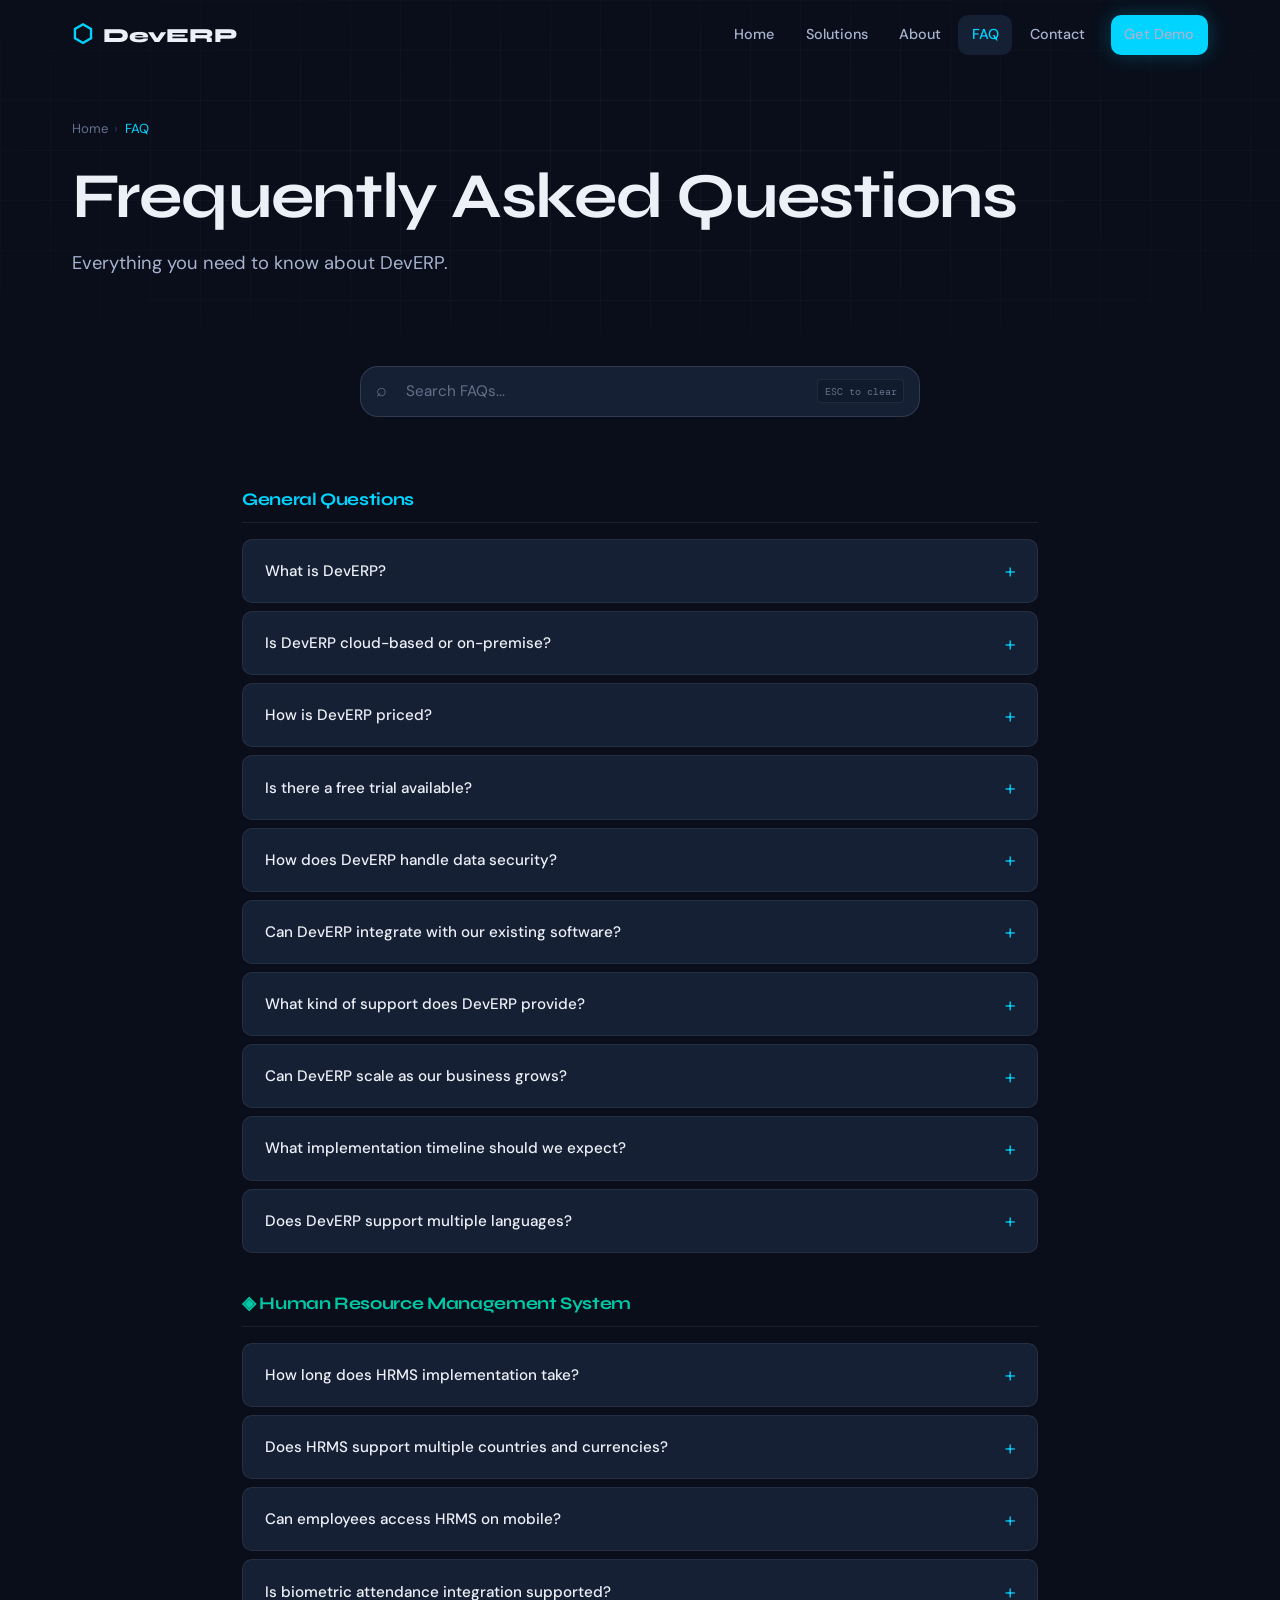
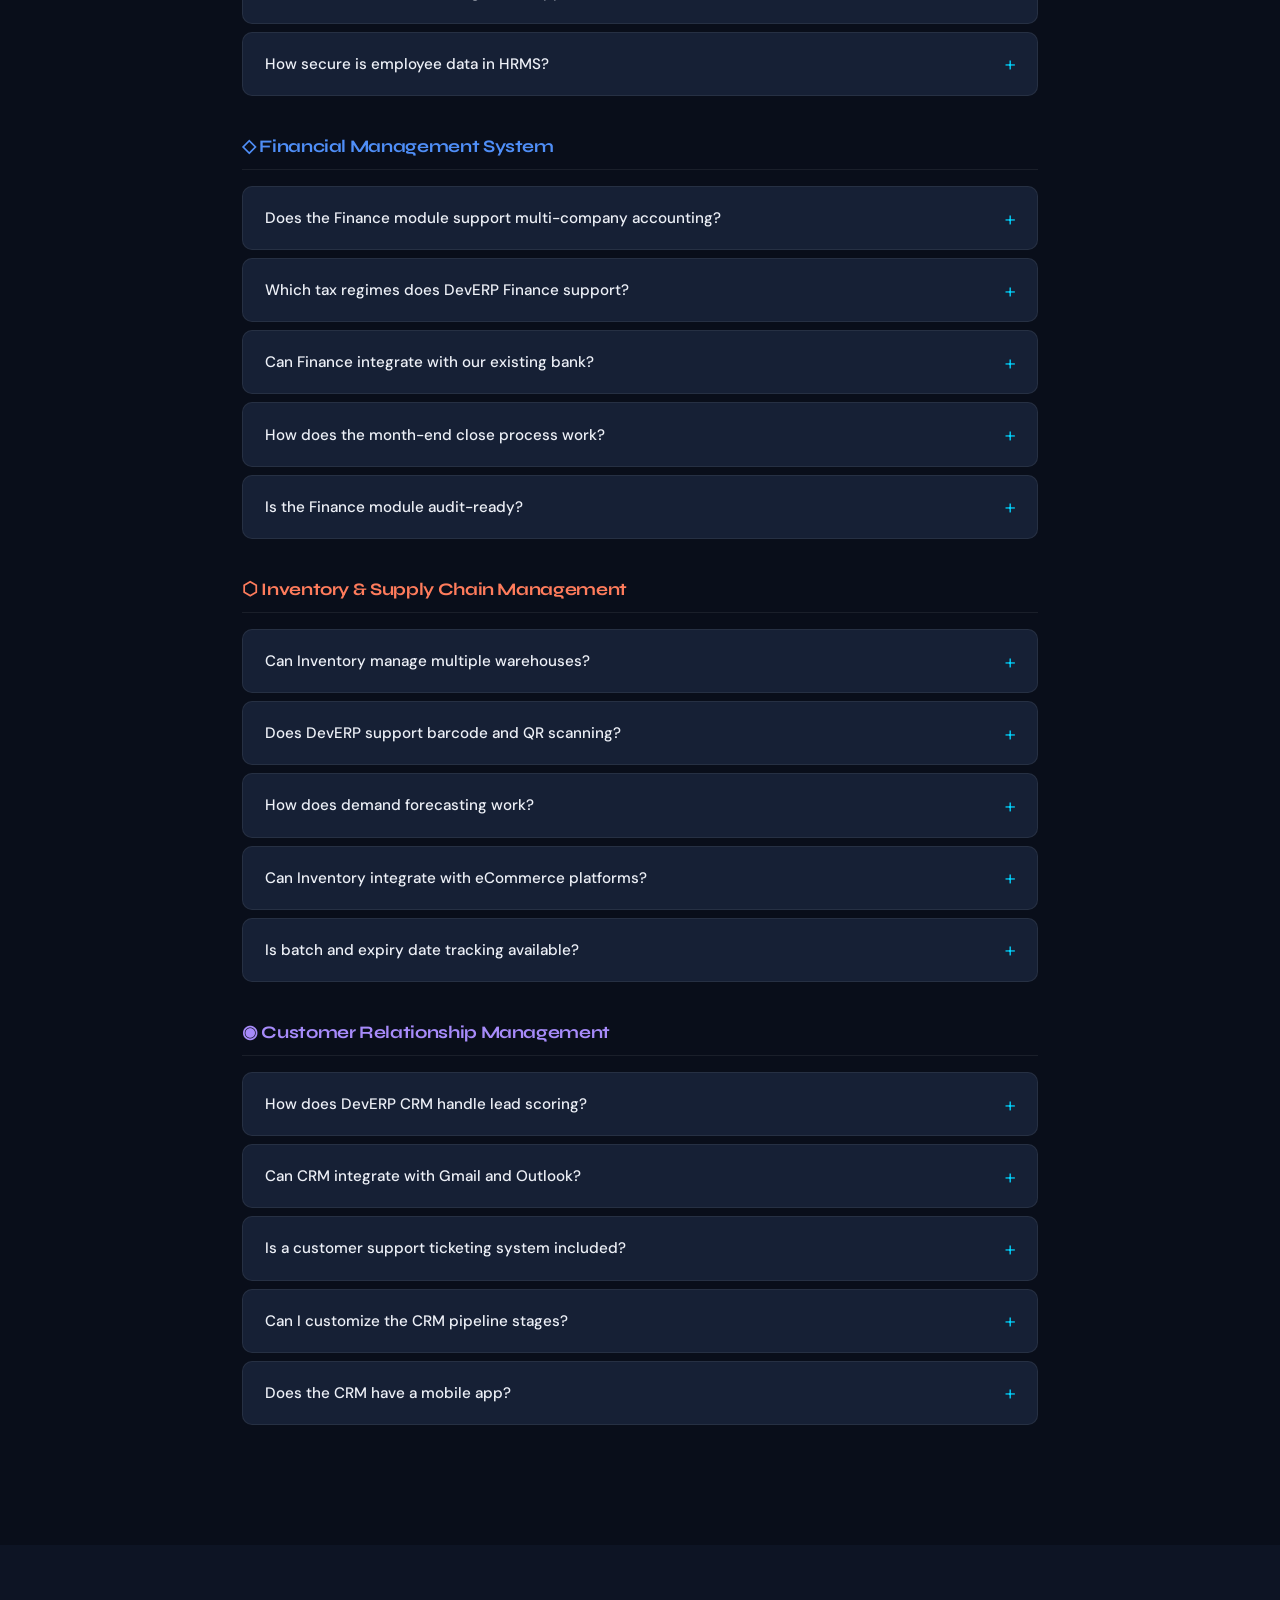
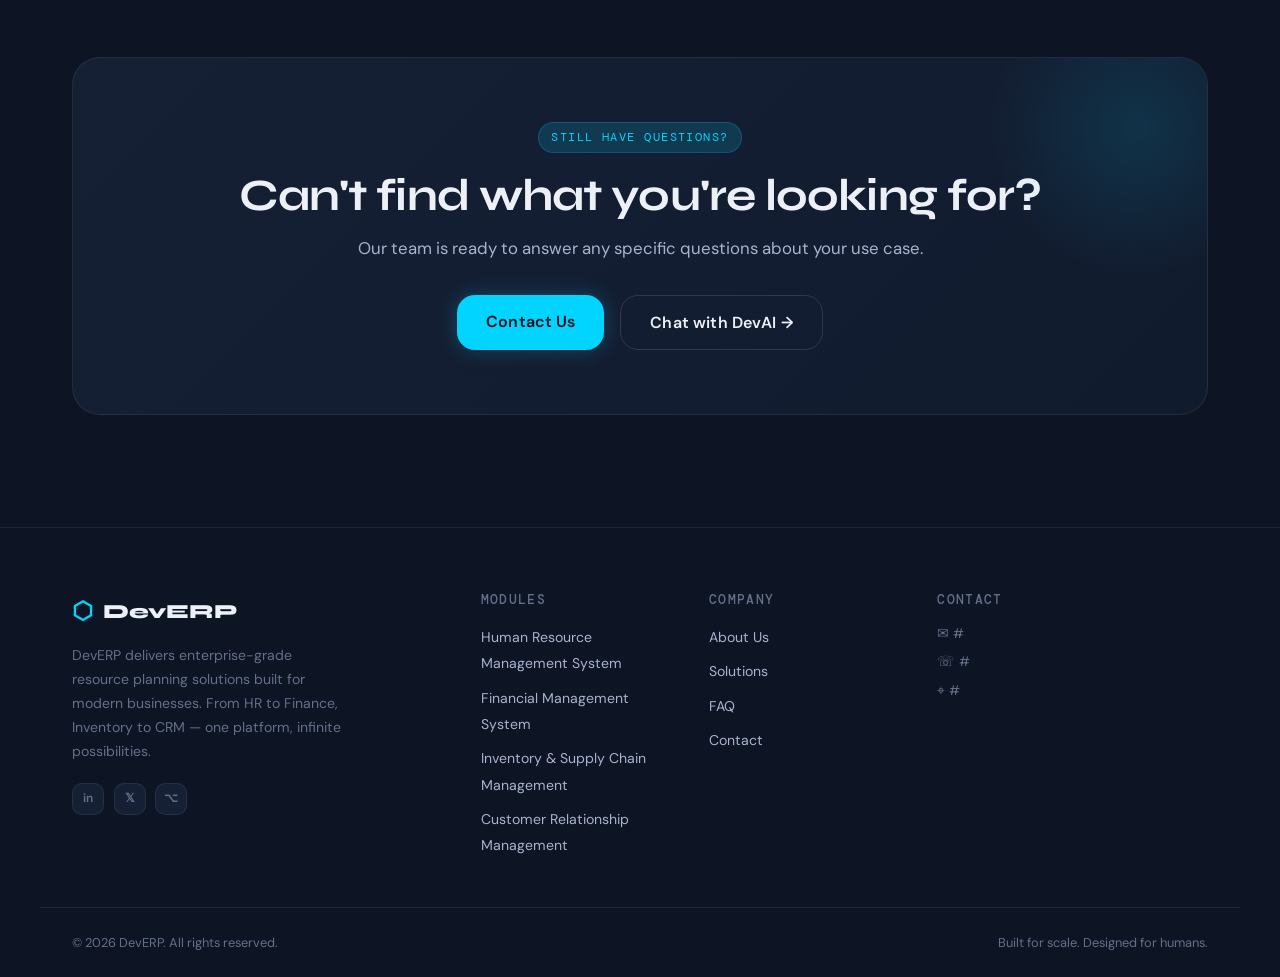
<file: pages/faq.html>
<!DOCTYPE html>
<html lang="en">
<head>
  <meta charset="UTF-8">
  <meta name="viewport" content="width=device-width, initial-scale=1.0">
  <meta name="description" content="DevERP FAQ — Answers to common questions about our ERP platform, modules, pricing, and implementation.">
  <title>FAQ | DevERP</title>
  <link rel="stylesheet" href="../css/styles.css">
  <link rel="icon" href="data:image/svg+xml,<svg xmlns='http://www.w3.org/2000/svg' viewBox='0 0 100 100'><text y='.9em' font-size='90'>⬡</text></svg>">
</head>
<body>

  <div id="nav-placeholder"></div>

  <!-- Page Header -->
  <div id="page-header"></div>

  <!-- Search -->
  <section style="padding: 2rem 0 0;">
    <div class="container">
      <div id="search-section"></div>
    </div>
  </section>

  <!-- FAQ List -->
  <section style="padding: 2rem 0 5rem;">
    <div class="container" style="max-width: 860px;">
      <div id="faq-list"></div>
    </div>
  </section>

  <!-- CTA -->
  <section style="background: var(--bg-2); padding: 5rem 0;">
    <div class="container">
      <div class="cta-section reveal">
        <div class="section-eyebrow">Still have questions?</div>
        <h2>Can't find what you're looking for?</h2>
        <p>Our team is ready to answer any specific questions about your use case.</p>
        <div class="cta-actions">
          <a href="contact.html" class="btn btn-primary btn-lg">Contact Us</a>
          <button class="btn btn-outline btn-lg" id="openChatFaq">Chat with DevAI →</button>
        </div>
      </div>
    </div>
  </section>

  <div id="footer-placeholder"></div>
  <!-- <div id="chatbot-placeholder"></div> -->

  <script src="../js/data.js"></script>
  <script src="../js/ui.js"></script>
  <script src="../js/main.js"></script>
  <script>
    document.addEventListener("DOMContentLoaded", () => {
      document.getElementById("openChatFaq")?.addEventListener("click", () => {
        document.getElementById("chatbotFab")?.click();
      });
    });
  </script>
   <!--Start of Tawk.to Script-->
  <script type="text/javascript">
    var Tawk_API=Tawk_API||{}, Tawk_LoadStart=new Date();
    (function(){
      var s1=document.createElement("script"),s0=document.getElementsByTagName("script")[0];
      s1.async=true;
      s1.src='https://embed.tawk.to/69cbac9cd746a31c382e12c5/1jl1pkhke';
      s1.charset='UTF-8';
      s1.setAttribute('crossorigin','*');
      s0.parentNode.insertBefore(s1,s0);
    })();
  </script>
  <!--End of Tawk.to Script-->
</body>
</html>
</file>
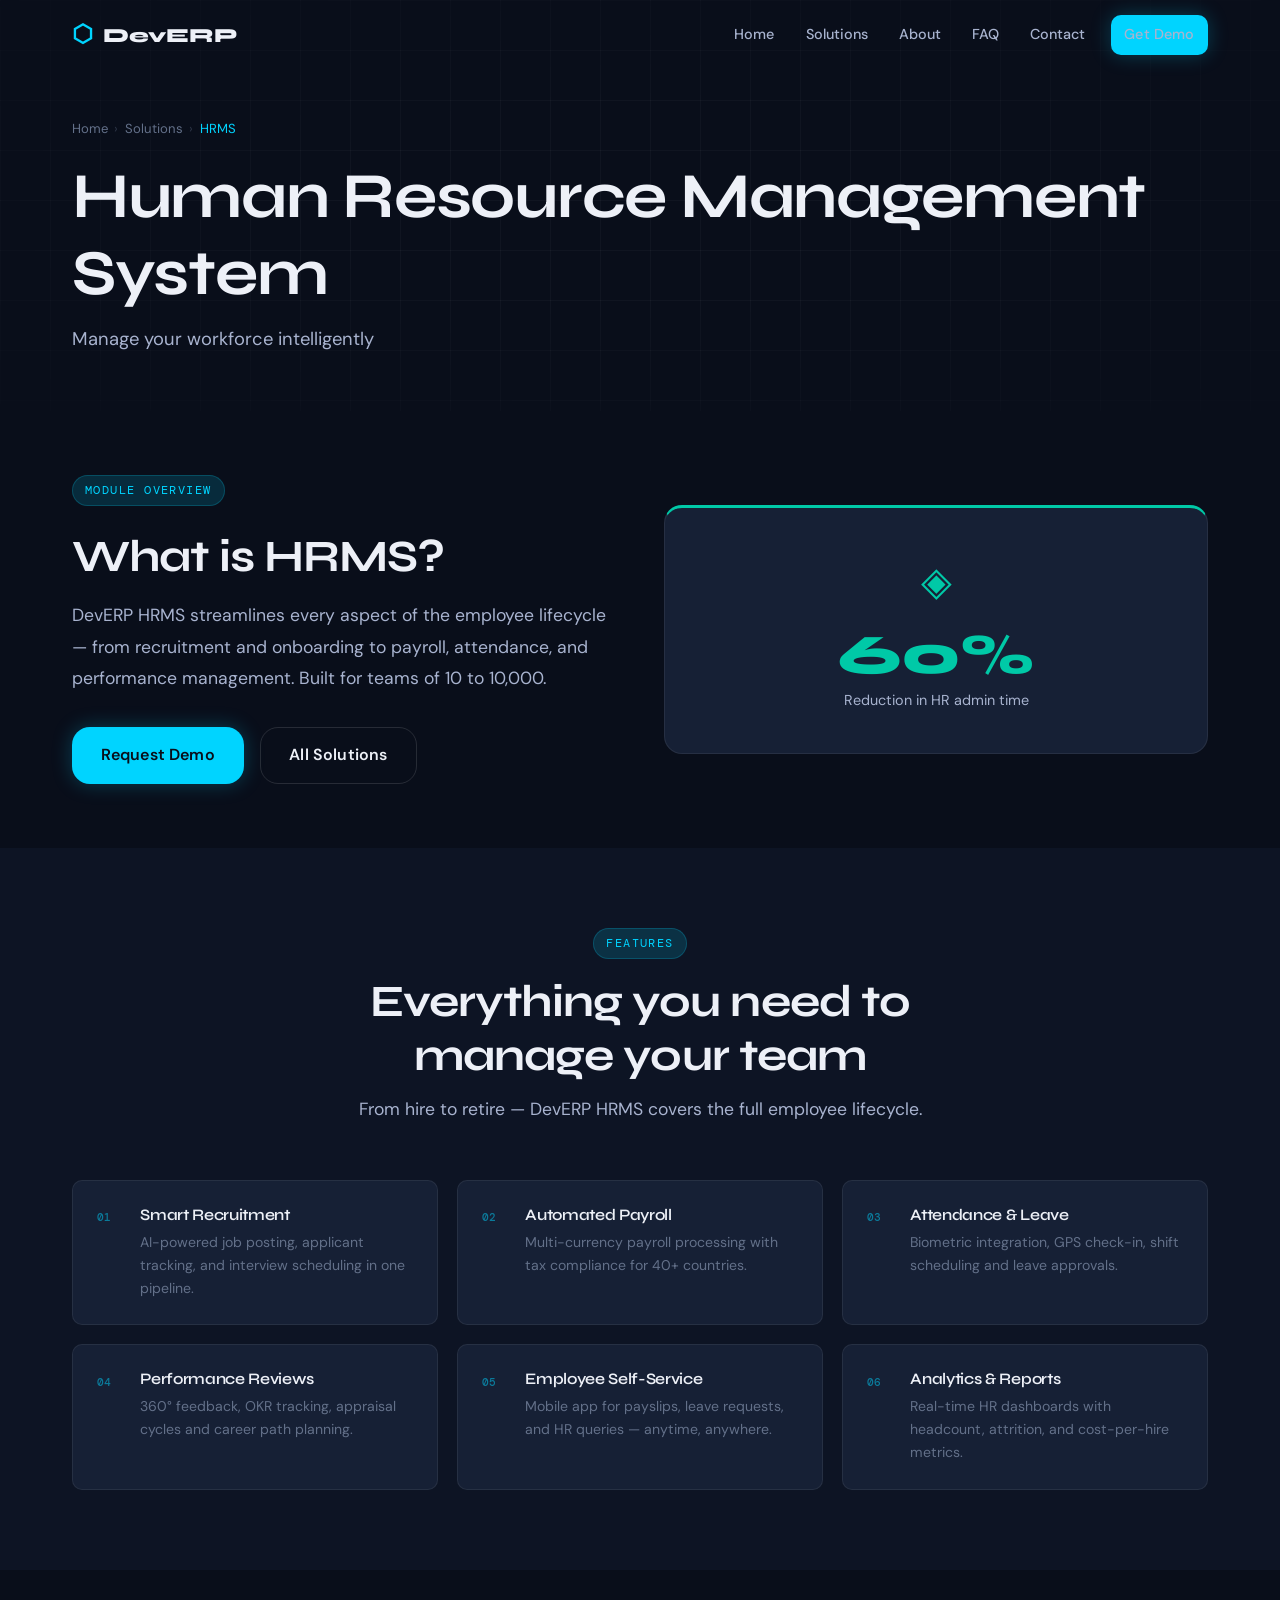
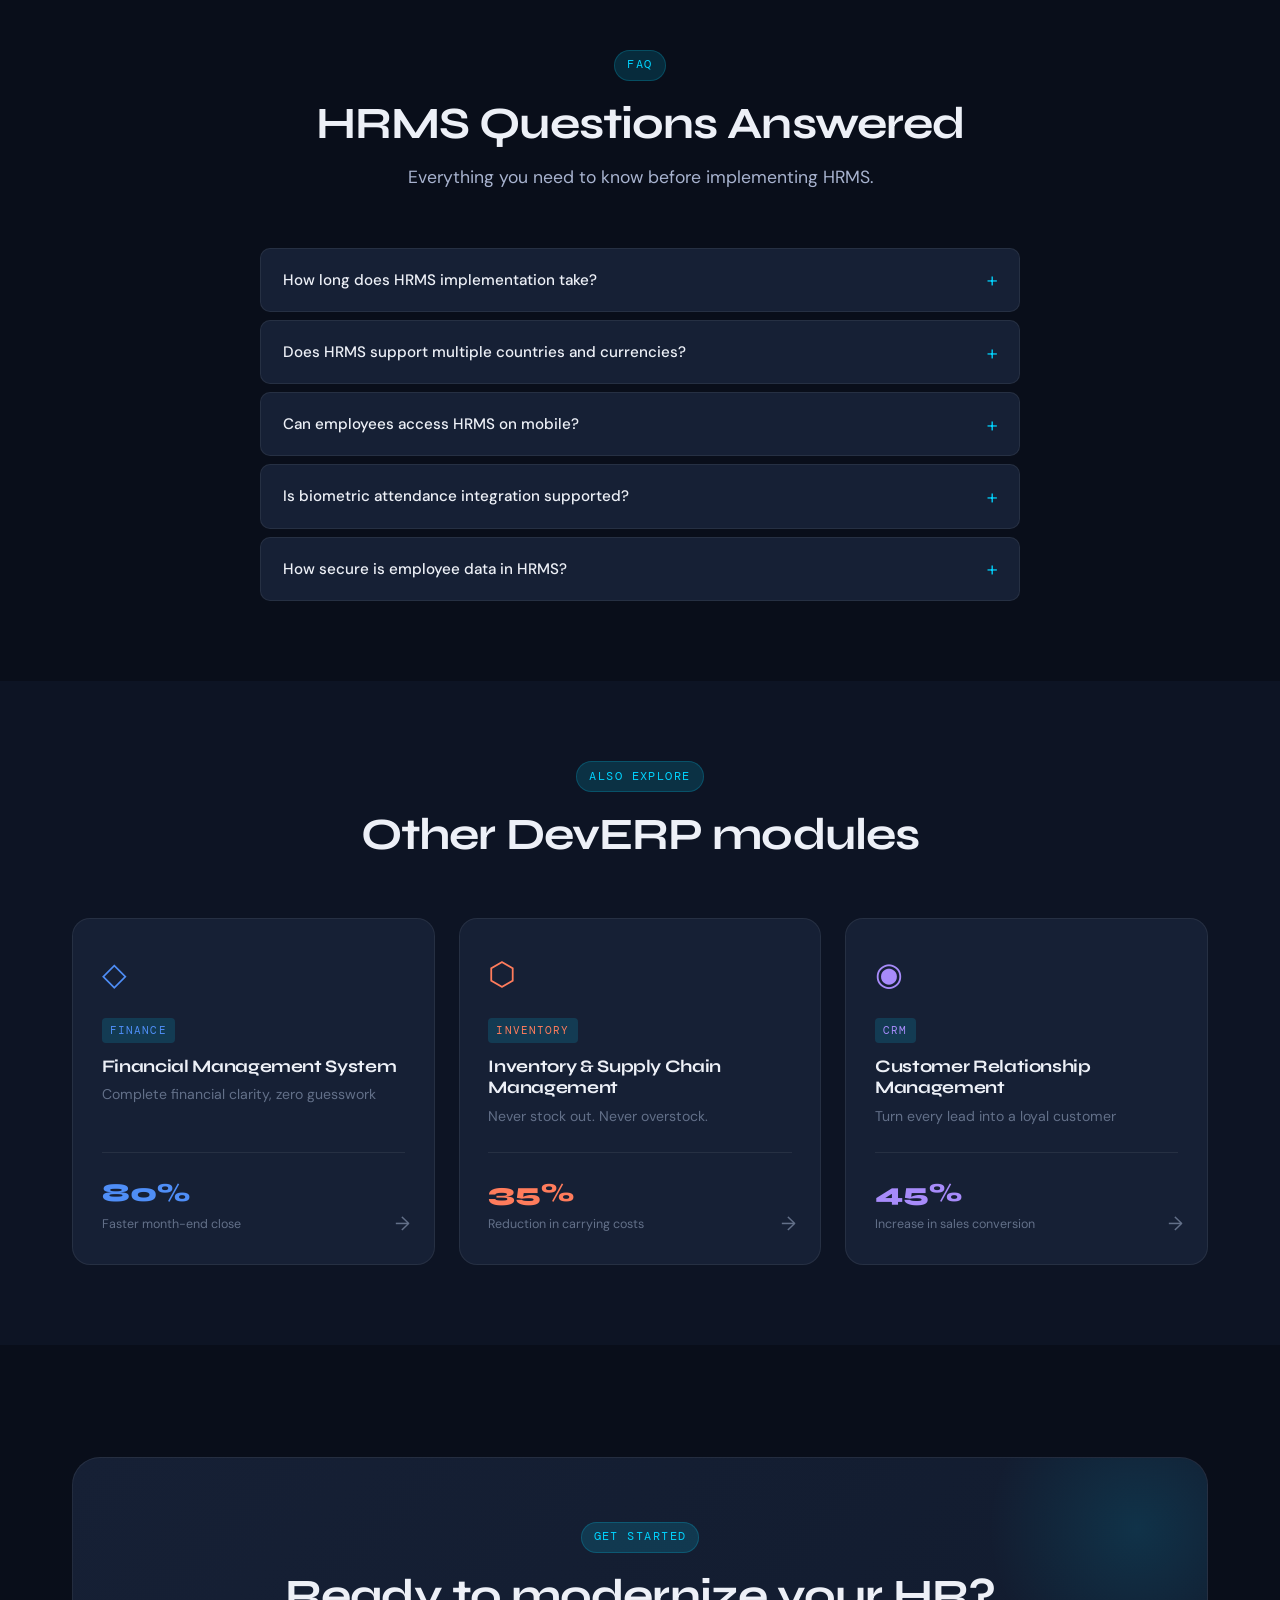
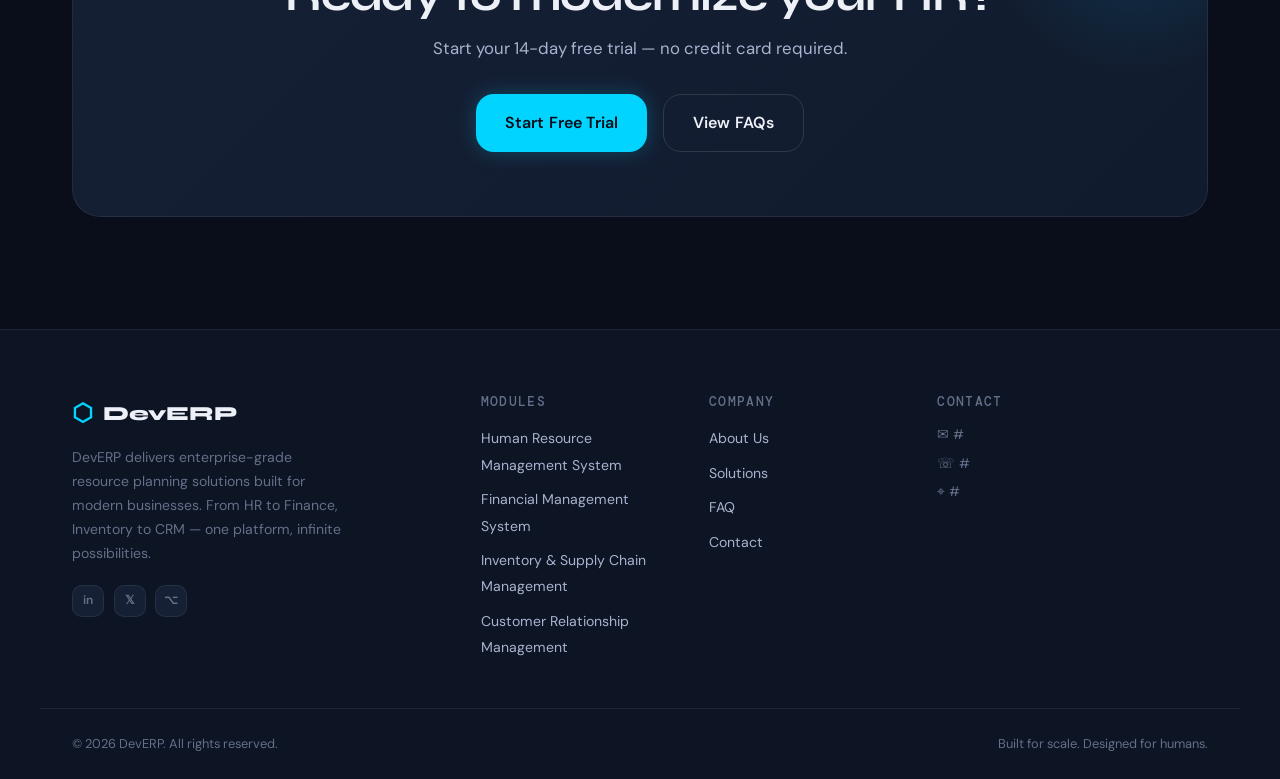
<file: pages/hrms.html>
<!DOCTYPE html>
<html lang="en">
<head>
  <meta charset="UTF-8">
  <meta name="viewport" content="width=device-width, initial-scale=1.0">
  <meta name="description" content="DevERP HRMS — Intelligent human resource management. Payroll, attendance, recruitment, and performance in one system.">
  <title>HRMS | DevERP</title>
  <link rel="stylesheet" href="../css/styles.css">
  <link rel="icon" href="data:image/svg+xml,<svg xmlns='http://www.w3.org/2000/svg' viewBox='0 0 100 100'><text y='.9em' font-size='90'>⬡</text></svg>">
</head>
<body>

  <div id="nav-placeholder"></div>

  <!-- Page Header -->
  <div id="page-header"></div>

  <!-- Module Overview -->
  <section style="padding: 4rem 0;">
    <div class="container">
      <div class="two-col">
        <div>
          <div class="section-eyebrow">Module Overview</div>
          <h2 style="margin: 0.5rem 0 1rem;">What is HRMS?</h2>
          <p id="module-description" class="module-description"></p>
          <div style="margin-top: 2rem; display: flex; gap: 1rem; flex-wrap: wrap;">
            <a href="contact.html" class="btn btn-primary btn-lg">Request Demo</a>
            <a href="solutions.html" class="btn btn-outline btn-lg">All Solutions</a>
          </div>
        </div>
        <div id="module-stat"></div>
      </div>
    </div>
  </section>

  <!-- Features -->
  <section style="background: var(--bg-2); padding: 5rem 0;">
    <div class="container">
      <div class="section-header reveal">
        <div class="section-eyebrow">Features</div>
        <h2>Everything you need to manage your team</h2>
        <p>From hire to retire — DevERP HRMS covers the full employee lifecycle.</p>
      </div>
      <div class="features-grid" id="features-section"></div>
    </div>
  </section>

  <!-- Module FAQs -->
  <section style="padding: 5rem 0;">
    <div class="container">
      <div class="section-header reveal">
        <div class="section-eyebrow">FAQ</div>
        <h2>HRMS Questions Answered</h2>
        <p>Everything you need to know before implementing HRMS.</p>
      </div>
      <div style="max-width: 760px; margin: 0 auto;">
        <div class="faq-list" id="module-faq-section"></div>
      </div>
    </div>
  </section>

  <!-- Related Modules -->
  <section style="background: var(--bg-2); padding: 5rem 0;">
    <div class="container">
      <div class="section-header reveal">
        <div class="section-eyebrow">Also explore</div>
        <h2>Other DevERP modules</h2>
      </div>
      <div class="modules-grid" id="related-modules"></div>
    </div>
  </section>

  <!-- CTA -->
  <section style="padding: 5rem 0;">
    <div class="container">
      <div class="cta-section reveal">
        <div class="section-eyebrow">Get Started</div>
        <h2>Ready to modernize your HR?</h2>
        <p>Start your 14-day free trial — no credit card required.</p>
        <div class="cta-actions">
          <a href="contact.html" class="btn btn-primary btn-lg">Start Free Trial</a>
          <a href="faq.html" class="btn btn-outline btn-lg">View FAQs</a>
        </div>
      </div>
    </div>
  </section>

  <div id="footer-placeholder"></div>
  <!-- <div id="chatbot-placeholder"></div> -->

  <script src="../js/data.js"></script>
  <script src="../js/ui.js"></script>
  <script src="../js/main.js"></script>
   <!--Start of Tawk.to Script-->
  <script type="text/javascript">
    var Tawk_API=Tawk_API||{}, Tawk_LoadStart=new Date();
    (function(){
      var s1=document.createElement("script"),s0=document.getElementsByTagName("script")[0];
      s1.async=true;
      s1.src='https://embed.tawk.to/69cbac9cd746a31c382e12c5/1jl1pkhke';
      s1.charset='UTF-8';
      s1.setAttribute('crossorigin','*');
      s0.parentNode.insertBefore(s1,s0);
    })();
  </script>
  <!--End of Tawk.to Script-->
</body>
</html>
</file>
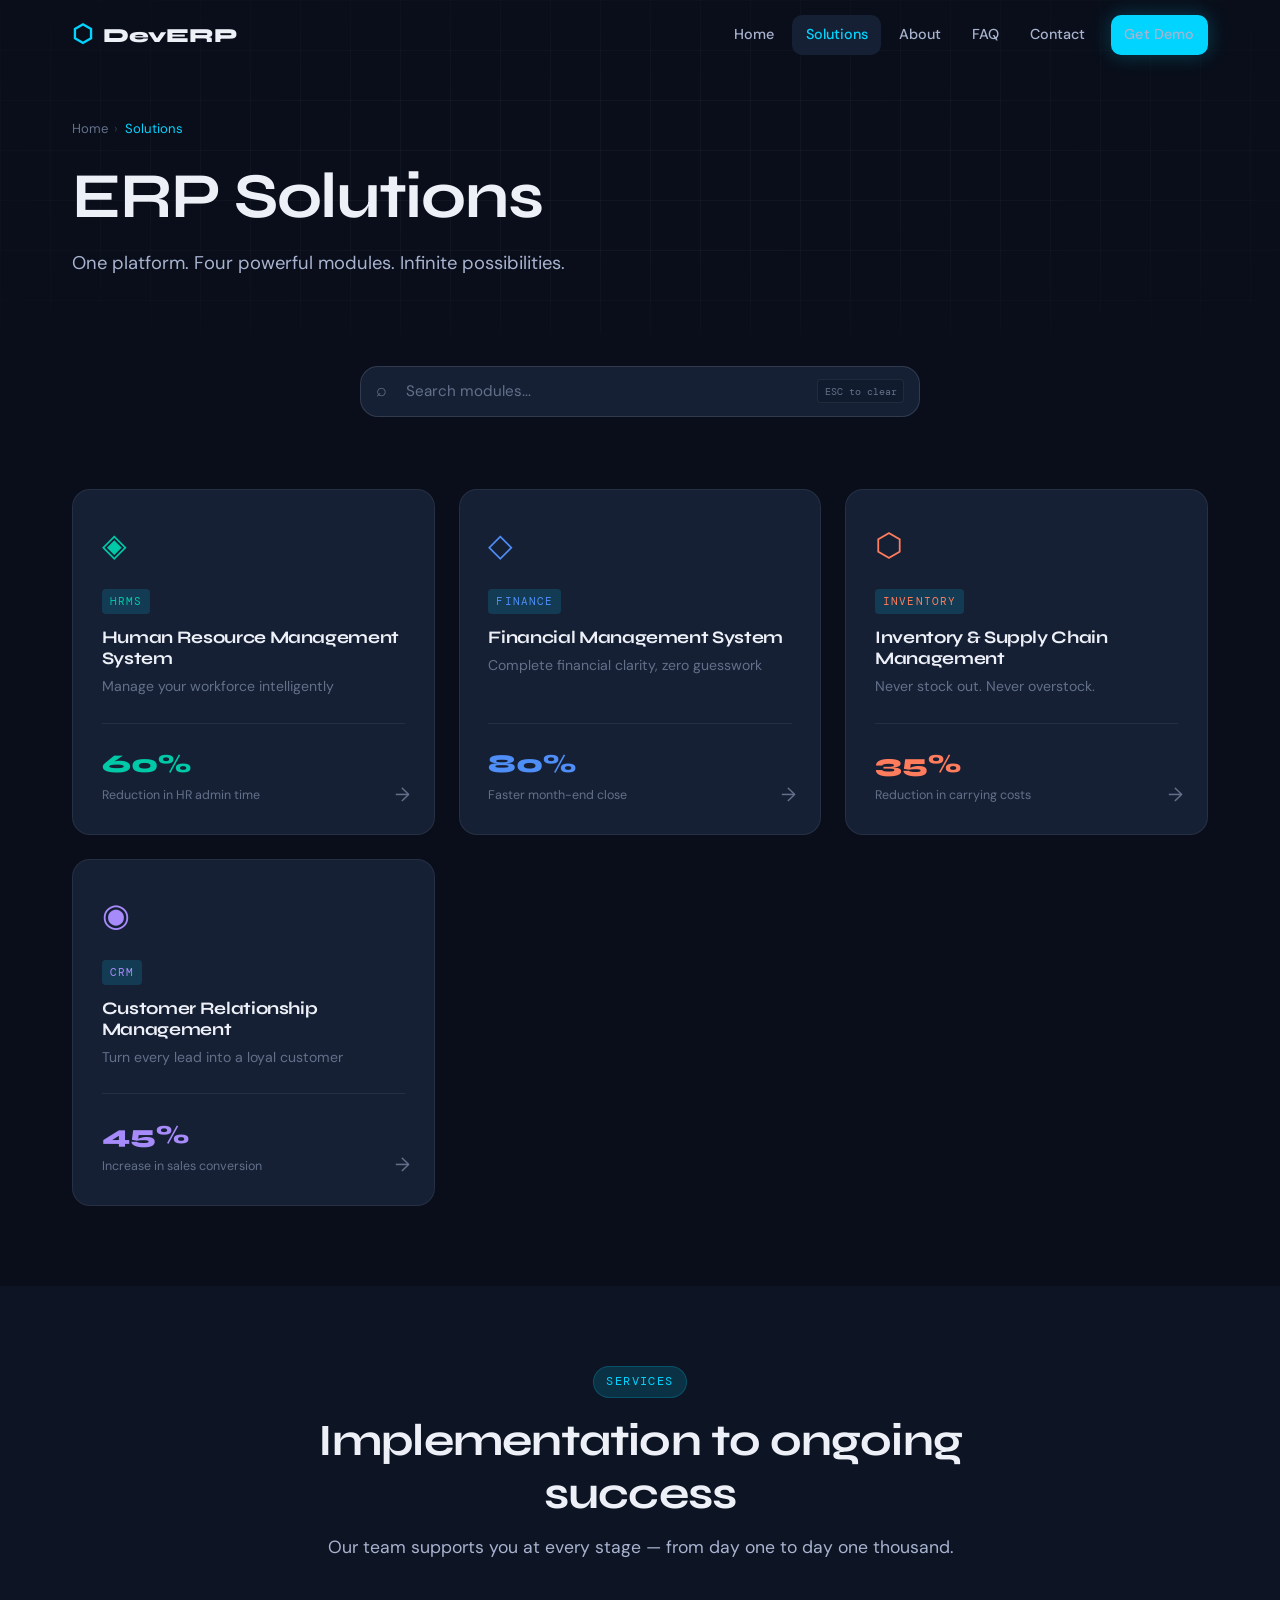
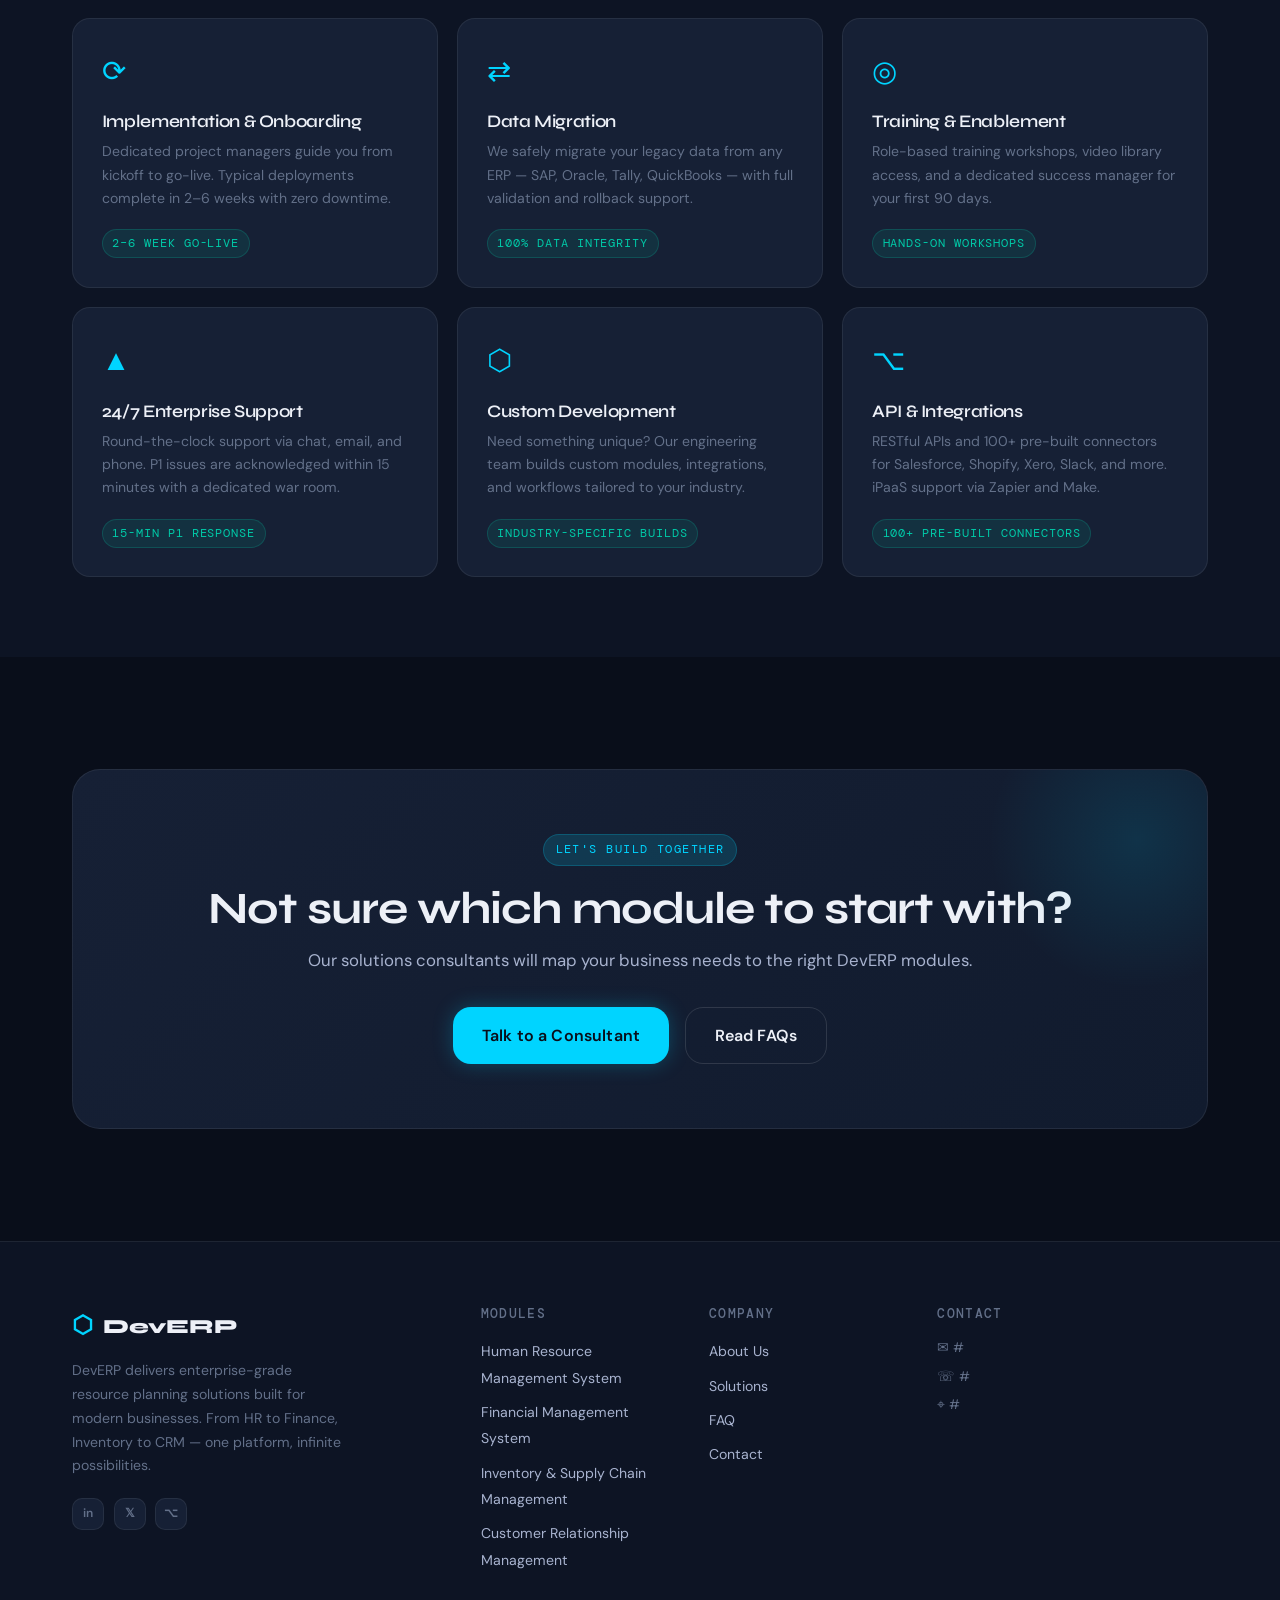
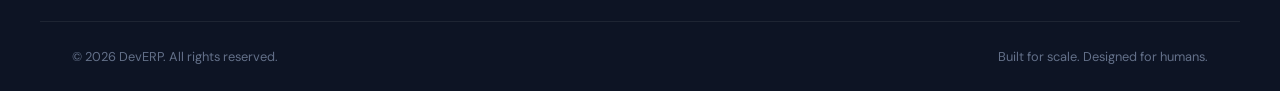
<file: pages/solutions.html>
<!DOCTYPE html>
<html lang="en">
<head>
  <meta charset="UTF-8">
  <meta name="viewport" content="width=device-width, initial-scale=1.0">
  <meta name="description" content="DevERP Solutions — Explore HRMS, Finance, Inventory, and CRM modules for your business.">
  <title>Solutions | DevERP</title>
  <link rel="stylesheet" href="../css/styles.css">
  <link rel="icon" href="data:image/svg+xml,<svg xmlns='http://www.w3.org/2000/svg' viewBox='0 0 100 100'><text y='.9em' font-size='90'>⬡</text></svg>">
</head>
<body>

  <div id="nav-placeholder"></div>

  <!-- Page Header -->
  <div id="page-header"></div>

  <!-- Search -->
  <section style="padding: 2rem 0 0;">
    <div class="container">
      <div id="search-section"></div>
    </div>
  </section>

  <!-- Modules Grid -->
  <section style="padding: 2rem 0 5rem;">
    <div class="container">
      <div class="modules-grid" id="modules-grid"></div>
    </div>
  </section>

  <!-- Services -->
  <section style="background: var(--bg-2); padding: 5rem 0;">
    <div class="container">
      <div class="section-header reveal">
        <div class="section-eyebrow">Services</div>
        <h2>Implementation to ongoing success</h2>
        <p>Our team supports you at every stage — from day one to day one thousand.</p>
      </div>
      <div class="services-grid" id="services-section"></div>
    </div>
  </section>

  <!-- CTA -->
  <section style="padding: 5rem 0;">
    <div class="container">
      <div class="cta-section reveal">
        <div class="section-eyebrow">Let's build together</div>
        <h2>Not sure which module to start with?</h2>
        <p>Our solutions consultants will map your business needs to the right DevERP modules.</p>
        <div class="cta-actions">
          <a href="contact.html" class="btn btn-primary btn-lg">Talk to a Consultant</a>
          <a href="faq.html" class="btn btn-outline btn-lg">Read FAQs</a>
        </div>
      </div>
    </div>
  </section>

  <div id="footer-placeholder"></div>
  <!-- <div id="chatbot-placeholder"></div> -->

  <script src="../js/data.js"></script>
  <script src="../js/ui.js"></script>
  <script src="../js/main.js"></script>
   <!--Start of Tawk.to Script-->
  <script type="text/javascript">
    var Tawk_API=Tawk_API||{}, Tawk_LoadStart=new Date();
    (function(){
      var s1=document.createElement("script"),s0=document.getElementsByTagName("script")[0];
      s1.async=true;
      s1.src='https://embed.tawk.to/69cbac9cd746a31c382e12c5/1jl1pkhke';
      s1.charset='UTF-8';
      s1.setAttribute('crossorigin','*');
      s0.parentNode.insertBefore(s1,s0);
    })();
  </script>
  <!--End of Tawk.to Script-->
</body>
</html>
</file>
<file: css/styles.css>
/* ─────────────────────────────────────────────────────────────────────────────
   styles.css — DevERP Design System
   Aesthetic: Industrial-Precision meets Digital Clarity
   Fonts: Syne (headings) + DM Sans (body)
   Color palette: Deep navy base, electric cyan accent, warm white text
   ───────────────────────────────────────────────────────────────────────────── */

@import url('https://fonts.googleapis.com/css2?family=Syne:wght@400;500;600;700;800&family=DM+Sans:ital,wght@0,300;0,400;0,500;0,600;1,400&family=DM+Mono:wght@400;500&display=swap');

/* ─── CSS Variables ─────────────────────────────────────────────────────────── */
:root {
  --bg:        #090E1A;
  --bg-2:      #0D1424;
  --bg-3:      #111B2E;
  --surface:   #162035;
  --surface-2: #1C2840;
  --border:    rgba(255,255,255,0.07);
  --border-2:  rgba(255,255,255,0.12);

  --text:      #EDF0F7;
  --text-2:    #A8B3CF;
  --text-3:    #637089;

  --accent:    #00D4FF;
  --accent-2:  #0099CC;
  --accent-glow: rgba(0,212,255,0.15);

  --green:     #00C9A7;
  --orange:    #FF7C5C;
  --purple:    #A78BFA;
  --blue:      #4F8EF7;

  --font-head: 'Syne', sans-serif;
  --font-body: 'DM Sans', sans-serif;
  --font-mono: 'DM Mono', monospace;

  --radius:    10px;
  --radius-lg: 18px;
  --radius-xl: 28px;

  --shadow-sm: 0 2px 12px rgba(0,0,0,0.3);
  --shadow:    0 8px 32px rgba(0,0,0,0.4);
  --shadow-lg: 0 20px 60px rgba(0,0,0,0.5);

  --transition: 0.2s cubic-bezier(0.4, 0, 0.2, 1);
  --transition-slow: 0.4s cubic-bezier(0.4, 0, 0.2, 1);

  --nav-h: 70px;
  --container: 1200px;
}

/* ─── Reset & Base ──────────────────────────────────────────────────────────── */
*, *::before, *::after { box-sizing: border-box; margin: 0; padding: 0; }

html { scroll-behavior: smooth; font-size: 16px; }

body {
  font-family: var(--font-body);
  background: var(--bg);
  color: var(--text);
  line-height: 1.65;
  -webkit-font-smoothing: antialiased;
  overflow-x: hidden;
}

a { color: var(--accent); text-decoration: none; transition: color var(--transition); }
a:hover { color: white; }

img { max-width: 100%; display: block; }

ul { list-style: none; }

/* ─── Typography ────────────────────────────────────────────────────────────── */
h1, h2, h3, h4, h5 {
  font-family: var(--font-head);
  font-weight: 700;
  line-height: 1.2;
  color: var(--text);
  letter-spacing: -0.02em;
}
h1 { font-size: clamp(2.4rem, 5vw, 4.2rem); }
h2 { font-size: clamp(1.8rem, 3.5vw, 2.8rem); }
h3 { font-size: clamp(1.3rem, 2.5vw, 1.7rem); }
h4 { font-size: 1.1rem; font-weight: 600; }

p { color: var(--text-2); }

.mono { font-family: var(--font-mono); }

/* ─── Container ─────────────────────────────────────────────────────────────── */
.container {
  max-width: var(--container);
  margin: 0 auto;
  padding: 0 2rem;
}

/* ─── Buttons ───────────────────────────────────────────────────────────────── */
.btn {
  display: inline-flex;
  align-items: center;
  gap: 0.5rem;
  font-family: var(--font-body);
  font-weight: 600;
  font-size: 0.95rem;
  border: none;
  cursor: pointer;
  border-radius: var(--radius);
  transition: all var(--transition);
  text-decoration: none;
  white-space: nowrap;
  letter-spacing: 0.01em;
}

.btn-sm  { padding: 0.55rem 1.1rem; font-size: 0.85rem; }
.btn-lg  { padding: 0.9rem 1.8rem; font-size: 1rem; border-radius: var(--radius-lg); }

.btn-primary {
  background: var(--accent);
  color: var(--bg);
  box-shadow: 0 0 20px rgba(0,212,255,0.25);
}
.btn-primary:hover {
  background: white;
  color: var(--bg);
  box-shadow: 0 0 35px rgba(0,212,255,0.4);
  transform: translateY(-1px);
  color: var(--bg);
}

.btn-outline {
  background: transparent;
  color: var(--text);
  border: 1.5px solid var(--border-2);
}
.btn-outline:hover {
  border-color: var(--accent);
  color: var(--accent);
  background: var(--accent-glow);
}

.btn-ghost {
  background: transparent;
  color: var(--text-2);
  border: none;
}
.btn-ghost:hover { color: var(--accent); }

/* ─── Section Layout ────────────────────────────────────────────────────────── */
section { padding: 5rem 0; }

.section-header {
  text-align: center;
  max-width: 680px;
  margin: 0 auto 3.5rem;
}
.section-header p { margin-top: 0.75rem; font-size: 1.1rem; }

.section-eyebrow {
  display: inline-block;
  font-family: var(--font-mono);
  font-size: 0.75rem;
  letter-spacing: 0.12em;
  text-transform: uppercase;
  color: var(--accent);
  background: var(--accent-glow);
  border: 1px solid rgba(0,212,255,0.2);
  padding: 0.3rem 0.75rem;
  border-radius: 999px;
  margin-bottom: 1rem;
}

/* ─── Navbar ─────────────────────────────────────────────────────────────────── */
.navbar {
  position: fixed;
  top: 0; left: 0; right: 0;
  z-index: 1000;
  height: var(--nav-h);
  transition: background var(--transition-slow), box-shadow var(--transition-slow);
}
.navbar.scrolled {
  background: rgba(9, 14, 26, 0.92);
  backdrop-filter: blur(20px);
  box-shadow: 0 1px 0 var(--border), var(--shadow-sm);
}

.nav-inner {
  display: flex;
  align-items: center;
  justify-content: space-between;
  height: 100%;
}

.nav-logo {
  display: flex;
  align-items: center;
  gap: 0.6rem;
  color: var(--text) !important;
  font-family: var(--font-head);
  font-weight: 800;
  font-size: 1.25rem;
}
.logo-mark {
  font-size: 1.5rem;
  color: var(--accent);
  animation: spin-slow 12s linear infinite;
}
@keyframes spin-slow { to { transform: rotate(360deg); } }

.nav-links {
  display: flex;
  align-items: center;
  gap: 0.25rem;
}
.nav-links a {
  padding: 0.5rem 0.85rem;
  border-radius: var(--radius);
  font-weight: 500;
  font-size: 0.9rem;
  color: var(--text-2);
  transition: all var(--transition);
}
.nav-links a:hover,
.nav-links a.active {
  color: var(--text);
  background: var(--surface);
}
.nav-links a.active { color: var(--accent); }
.nav-links .btn { margin-left: 0.5rem; }

.nav-toggle {
  display: none;
  flex-direction: column;
  gap: 5px;
  background: none;
  border: none;
  cursor: pointer;
  padding: 8px;
}
.nav-toggle span {
  display: block;
  width: 22px;
  height: 2px;
  background: var(--text);
  border-radius: 2px;
  transition: all var(--transition);
}

/* ─── Hero ───────────────────────────────────────────────────────────────────── */
.hero {
  position: relative;
  min-height: 100vh;
  display: flex;
  align-items: center;
  padding-top: var(--nav-h);
  overflow: hidden;
}

.hero-bg {
  position: absolute;
  inset: 0;
  pointer-events: none;
}

.hero-grid {
  position: absolute;
  inset: 0;
  background-image:
    linear-gradient(rgba(255,255,255,0.03) 1px, transparent 1px),
    linear-gradient(90deg, rgba(255,255,255,0.03) 1px, transparent 1px);
  background-size: 50px 50px;
  mask-image: radial-gradient(ellipse 80% 80% at 50% 50%, black 30%, transparent 100%);
}

.hero-glow {
  position: absolute;
  border-radius: 50%;
  filter: blur(80px);
  opacity: 0.35;
}
.glow-1 {
  width: 600px; height: 600px;
  background: radial-gradient(circle, #00D4FF 0%, transparent 70%);
  top: -200px; right: -100px;
  animation: float1 8s ease-in-out infinite;
}
.glow-2 {
  width: 400px; height: 400px;
  background: radial-gradient(circle, #4F8EF7 0%, transparent 70%);
  bottom: -100px; left: -50px;
  animation: float2 10s ease-in-out infinite;
}
@keyframes float1 { 0%,100%{transform:translate(0,0)} 50%{transform:translate(-30px,40px)} }
@keyframes float2 { 0%,100%{transform:translate(0,0)} 50%{transform:translate(40px,-30px)} }

.hero-content {
  position: relative;
  z-index: 2;
  padding: 4rem 2rem;
}

.hero-eyebrow {
  display: inline-block;
  font-family: var(--font-mono);
  font-size: 0.8rem;
  letter-spacing: 0.14em;
  text-transform: uppercase;
  color: var(--accent);
  border: 1px solid rgba(0,212,255,0.25);
  padding: 0.35rem 0.9rem;
  border-radius: 999px;
  margin-bottom: 1.5rem;
  background: rgba(0,212,255,0.05);
}

.hero-title {
  font-size: clamp(3rem, 7vw, 6rem);
  font-weight: 800;
  line-height: 1.05;
  margin-bottom: 1.5rem;
}
.title-line {
  display: block;
  background: linear-gradient(135deg, #ffffff 0%, #a0c4ff 50%, #00d4ff 100%);
  -webkit-background-clip: text;
  -webkit-text-fill-color: transparent;
  background-clip: text;
}
.title-line:nth-child(2) { opacity: 0.85; }
.title-line:nth-child(3) { opacity: 0.65; }

.hero-desc {
  font-size: 1.2rem;
  max-width: 560px;
  margin-bottom: 2.5rem;
  color: var(--text-2);
  line-height: 1.75;
}

.hero-actions {
  display: flex;
  flex-wrap: wrap;
  gap: 1rem;
  margin-bottom: 3rem;
}

.hero-modules-preview {
  display: flex;
  flex-wrap: wrap;
  gap: 0.6rem;
}

.hero-module-chip {
  display: flex;
  align-items: center;
  gap: 0.4rem;
  padding: 0.4rem 0.9rem;
  border: 1px solid var(--border-2);
  border-radius: 999px;
  font-size: 0.82rem;
  font-weight: 500;
  color: var(--text-2);
  background: var(--surface);
  transition: all var(--transition);
}
.hero-module-chip:hover {
  border-color: var(--c, var(--accent));
  color: var(--c, var(--accent));
  background: var(--surface-2);
}

.hero-scroll-hint {
  position: absolute;
  bottom: 2rem;
  left: 50%;
  transform: translateX(-50%);
  display: flex;
  flex-direction: column;
  align-items: center;
  gap: 0.3rem;
  font-size: 0.75rem;
  color: var(--text-3);
  letter-spacing: 0.08em;
  animation: bounce 2s ease-in-out infinite;
}
.scroll-arrow { font-size: 1.1rem; }
@keyframes bounce { 0%,100%{transform:translateX(-50%) translateY(0)} 50%{transform:translateX(-50%) translateY(6px)} }

/* ─── Stats Bar ──────────────────────────────────────────────────────────────── */
.stats-bar {
  display: grid;
  grid-template-columns: repeat(4, 1fr);
  gap: 0;
  background: var(--surface);
  border: 1px solid var(--border);
  border-radius: var(--radius-lg);
  overflow: hidden;
}

.stat-item {
  display: flex;
  flex-direction: column;
  align-items: center;
  padding: 2rem 1.5rem;
  border-right: 1px solid var(--border);
  transition: background var(--transition);
}
.stat-item:last-child { border-right: none; }
.stat-item:hover { background: var(--surface-2); }

.stat-num {
  font-family: var(--font-head);
  font-size: 2.2rem;
  font-weight: 800;
  color: var(--accent);
}
.stat-lbl { font-size: 0.82rem; color: var(--text-3); margin-top: 0.2rem; letter-spacing: 0.03em; }

/* ─── Module Cards ───────────────────────────────────────────────────────────── */
.modules-grid {
  display: grid;
  grid-template-columns: repeat(auto-fill, minmax(280px, 1fr));
  gap: 1.5rem;
}

.module-card {
  position: relative;
  display: flex;
  flex-direction: column;
  background: var(--surface);
  border: 1px solid var(--border);
  border-radius: var(--radius-lg);
  padding: 1.8rem;
  color: var(--text);
  transition: all var(--transition);
  overflow: hidden;
}
.module-card::before {
  content: '';
  position: absolute;
  top: 0; left: 0; right: 0;
  height: 3px;
  background: var(--accent, #00D4FF);
  opacity: 0;
  transition: opacity var(--transition);
}
.module-card:hover {
  border-color: rgba(255,255,255,0.15);
  background: var(--surface-2);
  transform: translateY(-4px);
  box-shadow: var(--shadow);
}
.module-card:hover::before { opacity: 1; }

.module-card-icon {
  font-size: 2rem;
  color: var(--accent);
  margin-bottom: 1rem;
  transition: transform var(--transition);
}
.module-card:hover .module-card-icon { transform: scale(1.15); }

.module-tag {
  display: inline-block;
  font-family: var(--font-mono);
  font-size: 0.7rem;
  letter-spacing: 0.1em;
  text-transform: uppercase;
  color: var(--accent);
  background: var(--accent-glow);
  padding: 0.2rem 0.5rem;
  border-radius: 4px;
  margin-bottom: 0.5rem;
}

.module-card-body { flex: 1; }
.module-card-body h3 { margin: 0.3rem 0; font-size: 1.1rem; }
.module-card-body p { font-size: 0.88rem; color: var(--text-3); margin-top: 0.4rem; }

.module-card-stat {
  display: flex;
  flex-direction: column;
  margin-top: 1.5rem;
  padding-top: 1.2rem;
  border-top: 1px solid var(--border);
}
.stat-value { font-family: var(--font-head); font-size: 1.6rem; font-weight: 800; color: var(--accent); }
.stat-label { font-size: 0.78rem; color: var(--text-3); }

.module-arrow {
  position: absolute;
  bottom: 1.5rem;
  right: 1.5rem;
  font-size: 1.2rem;
  color: var(--text-3);
  transition: all var(--transition);
}
.module-card:hover .module-arrow { color: var(--accent); transform: translateX(4px); }

/* ─── Feature Cards ─────────────────────────────────────────────────────────── */
.features-grid {
  display: grid;
  grid-template-columns: repeat(auto-fill, minmax(300px, 1fr));
  gap: 1.2rem;
}

.feature-card {
  display: flex;
  gap: 1.2rem;
  background: var(--surface);
  border: 1px solid var(--border);
  border-radius: var(--radius);
  padding: 1.5rem;
  transition: all var(--transition);
  opacity: 0;
  animation: fadeInUp 0.5s ease forwards;
}
.feature-card:hover {
  background: var(--surface-2);
  border-color: var(--border-2);
}

.feature-num {
  font-family: var(--font-mono);
  font-size: 0.7rem;
  font-weight: 500;
  color: var(--accent);
  opacity: 0.5;
  min-width: 24px;
  padding-top: 0.2rem;
}

.feature-body h4 { font-size: 1rem; margin-bottom: 0.4rem; }
.feature-body p { font-size: 0.88rem; color: var(--text-3); }

/* ─── FAQ ────────────────────────────────────────────────────────────────────── */
.faq-list { display: flex; flex-direction: column; gap: 0.5rem; }

.faq-group { margin-bottom: 2.5rem; }
.faq-group-title {
  font-size: 1.1rem;
  color: var(--accent, var(--text-2));
  margin-bottom: 1rem;
  padding-bottom: 0.75rem;
  border-bottom: 1px solid var(--border);
}

.faq-item {
  background: var(--surface);
  border: 1px solid var(--border);
  border-radius: var(--radius);
  overflow: hidden;
  transition: border-color var(--transition);
}
.faq-item.open { border-color: var(--border-2); }

.faq-question {
  display: flex;
  align-items: center;
  justify-content: space-between;
  width: 100%;
  padding: 1.1rem 1.4rem;
  background: none;
  border: none;
  cursor: pointer;
  text-align: left;
  color: var(--text);
  font-family: var(--font-body);
  font-size: 0.95rem;
  font-weight: 500;
  gap: 1rem;
  transition: background var(--transition);
}
.faq-question:hover { background: var(--surface-2); }

.faq-icon {
  font-size: 1.3rem;
  color: var(--accent);
  flex-shrink: 0;
  font-weight: 300;
  transition: transform var(--transition);
}
.faq-item.open .faq-icon { transform: rotate(45deg); }

.faq-answer {
  max-height: 0;
  overflow: hidden;
  transition: max-height 0.35s ease;
}
.faq-answer p {
  padding: 0 1.4rem 1.2rem;
  font-size: 0.9rem;
  color: var(--text-2);
  line-height: 1.75;
}

.faq-empty {
  text-align: center;
  padding: 3rem;
  color: var(--text-3);
  font-style: italic;
}

/* ─── Service Cards ─────────────────────────────────────────────────────────── */
.services-grid {
  display: grid;
  grid-template-columns: repeat(auto-fill, minmax(320px, 1fr));
  gap: 1.2rem;
}

.service-card {
  background: var(--surface);
  border: 1px solid var(--border);
  border-radius: var(--radius-lg);
  padding: 1.8rem;
  transition: all var(--transition);
  position: relative;
  overflow: hidden;
}
.service-card:hover {
  background: var(--surface-2);
  transform: translateY(-3px);
  box-shadow: var(--shadow);
}

.service-icon {
  font-size: 1.8rem;
  margin-bottom: 1rem;
  color: var(--accent);
}
.service-body h4 { margin-bottom: 0.5rem; }
.service-body p { font-size: 0.88rem; color: var(--text-3); }

.service-highlight {
  display: inline-block;
  margin-top: 1.2rem;
  font-family: var(--font-mono);
  font-size: 0.72rem;
  letter-spacing: 0.08em;
  text-transform: uppercase;
  color: var(--green);
  background: rgba(0,201,167,0.1);
  border: 1px solid rgba(0,201,167,0.2);
  padding: 0.25rem 0.6rem;
  border-radius: 999px;
}

/* ─── Case Study Cards ───────────────────────────────────────────────────────── */
.cases-grid {
  display: grid;
  grid-template-columns: repeat(auto-fill, minmax(320px, 1fr));
  gap: 1.5rem;
}

.case-card {
  background: var(--surface);
  border: 1px solid var(--border);
  border-radius: var(--radius-lg);
  padding: 2rem;
  transition: all var(--transition);
}
.case-card:hover {
  background: var(--surface-2);
  transform: translateY(-3px);
  box-shadow: var(--shadow);
}

.case-industry {
  font-family: var(--font-mono);
  font-size: 0.72rem;
  letter-spacing: 0.1em;
  text-transform: uppercase;
  color: var(--purple);
  background: rgba(167,139,250,0.1);
  border: 1px solid rgba(167,139,250,0.2);
  padding: 0.25rem 0.6rem;
  border-radius: 999px;
  display: inline-block;
  margin-bottom: 0.9rem;
}

.case-metric {
  font-family: var(--font-head);
  font-size: 1.3rem;
  font-weight: 700;
  color: var(--accent);
  margin: 0.4rem 0 0.8rem;
}

.case-results {
  margin-top: 1.2rem;
  display: flex;
  flex-direction: column;
  gap: 0.4rem;
}
.case-results li {
  font-size: 0.85rem;
  color: var(--text-2);
  padding-left: 1.1rem;
  position: relative;
}
.case-results li::before {
  content: '✓';
  position: absolute;
  left: 0;
  color: var(--green);
  font-size: 0.8rem;
}

/* ─── Page Header ────────────────────────────────────────────────────────────── */
.page-header {
  position: relative;
  padding: calc(var(--nav-h) + 3rem) 0 3.5rem;
  overflow: hidden;
  --accent: #00D4FF;
}

.page-header-bg {
  position: absolute;
  inset: 0;
  pointer-events: none;
}

.page-header .container { position: relative; z-index: 2; }
.page-header h1 { margin-bottom: 0.75rem; }
.page-subtitle {
  font-size: 1.15rem;
  color: var(--text-2);
  max-width: 600px;
}

/* ─── Breadcrumb ─────────────────────────────────────────────────────────────── */
.breadcrumb {
  display: flex;
  align-items: center;
  gap: 0.4rem;
  margin-bottom: 1.2rem;
  font-size: 0.82rem;
  color: var(--text-3);
}
.breadcrumb a { color: var(--text-3); }
.breadcrumb a:hover { color: var(--accent); }
.breadcrumb-sep { color: var(--text-3); opacity: 0.4; }
.breadcrumb-current { color: var(--accent); }

/* ─── Module Detail Page ─────────────────────────────────────────────────────── */
.module-hero-stat {
  display: flex;
  flex-direction: column;
  align-items: center;
  justify-content: center;
  background: var(--surface);
  border: 1px solid var(--border);
  border-top: 3px solid var(--accent);
  border-radius: var(--radius-lg);
  padding: 2.5rem 2rem;
  text-align: center;
}
.mhs-icon { font-size: 2.5rem; color: var(--accent); margin-bottom: 0.8rem; }
.mhs-value {
  font-family: var(--font-head);
  font-size: 3.5rem;
  font-weight: 800;
  color: var(--accent);
  line-height: 1;
}
.mhs-label { font-size: 0.9rem; color: var(--text-2); margin-top: 0.4rem; }

.module-description {
  font-size: 1.1rem;
  color: var(--text-2);
  line-height: 1.8;
  max-width: 700px;
}

/* ─── Search ─────────────────────────────────────────────────────────────────── */
.search-wrap {
  position: relative;
  max-width: 560px;
  margin: 0 auto 2.5rem;
}

.search-icon {
  position: absolute;
  left: 1rem;
  top: 50%;
  transform: translateY(-50%);
  font-size: 1.1rem;
  color: var(--text-3);
  pointer-events: none;
}

.search-input {
  width: 100%;
  background: var(--surface);
  border: 1.5px solid var(--border-2);
  border-radius: var(--radius-lg);
  padding: 0.9rem 3rem 0.9rem 2.8rem;
  font-family: var(--font-body);
  font-size: 0.95rem;
  color: var(--text);
  outline: none;
  transition: all var(--transition);
}
.search-input::placeholder { color: var(--text-3); }
.search-input:focus {
  border-color: var(--accent);
  box-shadow: 0 0 0 3px var(--accent-glow);
  background: var(--surface-2);
}

.search-hint {
  position: absolute;
  right: 1rem;
  top: 50%;
  transform: translateY(-50%);
  font-family: var(--font-mono);
  font-size: 0.65rem;
  color: var(--text-3);
  background: var(--bg-3);
  border: 1px solid var(--border);
  padding: 0.15rem 0.4rem;
  border-radius: 4px;
}

/* ─── About Page ─────────────────────────────────────────────────────────────── */
.mission-grid {
  display: grid;
  grid-template-columns: 1fr 1fr;
  gap: 1.5rem;
}

.mission-card {
  background: var(--surface);
  border: 1px solid var(--border);
  border-radius: var(--radius-lg);
  padding: 2rem;
}
.mission-label {
  font-family: var(--font-mono);
  font-size: 0.72rem;
  letter-spacing: 0.1em;
  text-transform: uppercase;
  color: var(--accent);
  margin-bottom: 0.8rem;
}
.mission-card p { font-size: 1rem; line-height: 1.75; color: var(--text-2); }

.values-grid {
  display: grid;
  grid-template-columns: repeat(auto-fill, minmax(240px, 1fr));
  gap: 1.2rem;
}

.value-card {
  background: var(--surface);
  border: 1px solid var(--border);
  border-radius: var(--radius-lg);
  padding: 1.8rem;
  transition: all var(--transition);
}
.value-card:hover { background: var(--surface-2); transform: translateY(-3px); }
.value-icon { font-size: 1.8rem; margin-bottom: 0.8rem; color: var(--accent); }
.value-card h4 { margin-bottom: 0.5rem; }
.value-card p { font-size: 0.88rem; color: var(--text-3); }

.team-grid {
  display: grid;
  grid-template-columns: repeat(auto-fill, minmax(240px, 1fr));
  gap: 1.5rem;
}

.team-card {
  background: var(--surface);
  border: 1px solid var(--border);
  border-radius: var(--radius-lg);
  padding: 1.8rem;
  text-align: center;
  transition: all var(--transition);
}
.team-card:hover { background: var(--surface-2); transform: translateY(-3px); }
.team-avatar {
  width: 60px; height: 60px;
  background: linear-gradient(135deg, var(--accent), var(--blue));
  border-radius: 50%;
  display: flex;
  align-items: center;
  justify-content: center;
  font-family: var(--font-head);
  font-weight: 800;
  font-size: 1.1rem;
  color: var(--bg);
  margin: 0 auto 1rem;
}
.team-card h4 { margin-bottom: 0.2rem; }
.team-role {
  font-size: 0.8rem;
  color: var(--accent);
  font-family: var(--font-mono);
  letter-spacing: 0.05em;
  margin-bottom: 0.7rem;
}
.team-card p { font-size: 0.85rem; color: var(--text-3); }

/* ─── Contact Page ───────────────────────────────────────────────────────────── */
.contact-layout {
  display: grid;
  grid-template-columns: 1fr 1.6fr;
  gap: 3rem;
  align-items: start;
}

.contact-details { display: flex; flex-direction: column; gap: 1.5rem; }

.contact-detail {
  display: flex;
  align-items: flex-start;
  gap: 1rem;
  padding: 1.2rem;
  background: var(--surface);
  border: 1px solid var(--border);
  border-radius: var(--radius);
}
.contact-icon { font-size: 1.2rem; color: var(--accent); min-width: 24px; }
.contact-detail div { display: flex; flex-direction: column; gap: 0.2rem; }
.contact-detail strong { font-size: 0.78rem; font-family: var(--font-mono); letter-spacing: 0.08em; text-transform: uppercase; color: var(--text-3); }
.contact-detail a, .contact-detail span { font-size: 0.9rem; color: var(--text-2); }
.contact-detail a:hover { color: var(--accent); }

.contact-form-wrap {
  background: var(--surface);
  border: 1px solid var(--border);
  border-radius: var(--radius-lg);
  padding: 2.5rem;
}

.form-group { margin-bottom: 1.2rem; }
.form-group label {
  display: block;
  font-size: 0.82rem;
  font-weight: 600;
  color: var(--text-2);
  margin-bottom: 0.4rem;
  letter-spacing: 0.02em;
}

.form-group input,
.form-group select,
.form-group textarea {
  width: 100%;
  background: var(--bg-3);
  border: 1.5px solid var(--border-2);
  border-radius: var(--radius);
  padding: 0.75rem 1rem;
  font-family: var(--font-body);
  font-size: 0.9rem;
  color: var(--text);
  outline: none;
  transition: all var(--transition);
  resize: vertical;
}
.form-group input::placeholder,
.form-group textarea::placeholder { color: var(--text-3); }
.form-group input:focus,
.form-group select:focus,
.form-group textarea:focus {
  border-color: var(--accent);
  box-shadow: 0 0 0 3px var(--accent-glow);
  background: var(--surface);
}
.form-group select { appearance: none; cursor: pointer; }
.form-row { display: grid; grid-template-columns: 1fr 1fr; gap: 1rem; }

.form-submit { width: 100%; margin-top: 1.5rem; justify-content: center; padding: 0.9rem; font-size: 0.95rem; }

#form-success {
  display: none;
  flex-direction: column;
  align-items: center;
  text-align: center;
  padding: 3rem 2rem;
  gap: 1rem;
}
.success-icon { font-size: 3rem; }
#form-success h3 { color: var(--green); }
#form-success p { color: var(--text-2); }

/* ─── Footer ─────────────────────────────────────────────────────────────────── */
.footer {
  background: var(--bg-2);
  border-top: 1px solid var(--border);
  padding-top: 4rem;
}

.footer-grid {
  display: grid;
  grid-template-columns: 2fr 1fr 1fr 1.5fr;
  gap: 3rem;
  padding-bottom: 3rem;
}

.footer-brand p { font-size: 0.88rem; color: var(--text-3); margin-top: 0.8rem; max-width: 280px; line-height: 1.7; }

.footer-social {
  display: flex;
  gap: 0.6rem;
  margin-top: 1.2rem;
}
.footer-social a {
  width: 32px; height: 32px;
  background: var(--surface);
  border: 1px solid var(--border);
  border-radius: var(--radius);
  display: flex;
  align-items: center;
  justify-content: center;
  font-size: 0.75rem;
  color: var(--text-3);
  font-weight: 600;
  transition: all var(--transition);
}
.footer-social a:hover { background: var(--accent); color: var(--bg); border-color: var(--accent); }

.footer-col h4 {
  font-size: 0.82rem;
  letter-spacing: 0.1em;
  text-transform: uppercase;
  color: var(--text-3);
  font-family: var(--font-mono);
  margin-bottom: 1rem;
  font-weight: 500;
}
.footer-col ul { display: flex; flex-direction: column; gap: 0.5rem; }
.footer-col ul li a { font-size: 0.88rem; color: var(--text-2); }
.footer-col ul li a:hover { color: var(--accent); }

.footer-contact li {
  font-size: 0.85rem;
  color: var(--text-3);
  display: flex;
  gap: 0.5rem;
  align-items: flex-start;
  line-height: 1.5;
}

.footer-bottom {
  display: flex;
  align-items: center;
  justify-content: space-between;
  padding: 1.5rem 2rem;
  border-top: 1px solid var(--border);
}
.footer-bottom p { font-size: 0.8rem; color: var(--text-3); }

/* ─── Chatbot ────────────────────────────────────────────────────────────────── */
.chatbot-placeholder {
  position: fixed;
  bottom: 1.5rem;
  right: 1.5rem;
  z-index: 999;
}

.chatbot-fab {
  position: relative;
  width: 58px; height: 58px;
  background: var(--accent);
  border: none;
  border-radius: 50%;
  cursor: pointer;
  display: flex;
  align-items: center;
  justify-content: center;
  box-shadow: 0 4px 20px rgba(0,212,255,0.4);
  transition: all var(--transition);
}
.chatbot-fab:hover { transform: scale(1.1); box-shadow: 0 6px 30px rgba(0,212,255,0.6); }
.chatbot-fab-icon { font-size: 1.4rem; }
.chatbot-fab-badge {
  position: absolute;
  top: -4px; right: -4px;
  background: var(--bg);
  color: var(--accent);
  border: 1.5px solid var(--accent);
  font-family: var(--font-mono);
  font-size: 0.55rem;
  padding: 0.1rem 0.3rem;
  border-radius: 999px;
  font-weight: 600;
  letter-spacing: 0.05em;
}

.chatbot-panel {
  position: absolute;
  bottom: 70px;
  right: 0;
  width: 340px;
  background: var(--bg-2);
  border: 1px solid var(--border-2);
  border-radius: var(--radius-xl);
  box-shadow: var(--shadow-lg);
  overflow: hidden;
  transform-origin: bottom right;
  transform: scale(0.9) translateY(10px);
  opacity: 0;
  pointer-events: none;
  transition: all var(--transition);
}
.chatbot-panel.open {
  transform: scale(1) translateY(0);
  opacity: 1;
  pointer-events: all;
}

.chatbot-header {
  display: flex;
  align-items: center;
  justify-content: space-between;
  padding: 1rem 1.2rem;
  background: var(--surface);
  border-bottom: 1px solid var(--border);
  font-family: var(--font-head);
  font-weight: 700;
  font-size: 0.9rem;
  color: var(--accent);
}
.chatbot-close {
  background: none;
  border: none;
  color: var(--text-3);
  cursor: pointer;
  font-size: 0.85rem;
  padding: 0.2rem;
  transition: color var(--transition);
}
.chatbot-close:hover { color: var(--text); }

.chatbot-body {
  height: 280px;
  overflow-y: auto;
  padding: 1rem;
  display: flex;
  flex-direction: column;
  gap: 0.75rem;
  scrollbar-width: thin;
  scrollbar-color: var(--surface-2) transparent;
}

.chatbot-message {
  max-width: 85%;
  padding: 0.7rem 0.9rem;
  border-radius: var(--radius);
  font-size: 0.85rem;
  line-height: 1.55;
  animation: fadeInUp 0.2s ease;
}
.chatbot-message.bot {
  background: var(--surface);
  border: 1px solid var(--border);
  color: var(--text-2);
  border-radius: var(--radius) var(--radius) var(--radius) 0;
}
.chatbot-message.user {
  background: var(--accent);
  color: var(--bg);
  align-self: flex-end;
  border-radius: var(--radius) var(--radius) 0 var(--radius);
}
.chatbot-message p { color: inherit; margin: 0; }
.chatbot-message a { color: var(--bg); text-decoration: underline; }

.chatbot-suggestions {
  display: flex;
  flex-wrap: wrap;
  gap: 0.4rem;
  margin-top: 0.25rem;
}
.suggestion-chip {
  background: var(--surface-2);
  border: 1px solid var(--border-2);
  color: var(--text-2);
  font-size: 0.75rem;
  padding: 0.3rem 0.7rem;
  border-radius: 999px;
  cursor: pointer;
  font-family: var(--font-body);
  transition: all var(--transition);
}
.suggestion-chip:hover { background: var(--accent); color: var(--bg); border-color: var(--accent); }

.chatbot-input-row {
  display: flex;
  gap: 0.5rem;
  padding: 0.8rem;
  border-top: 1px solid var(--border);
  background: var(--surface);
}
#chatbotInput {
  flex: 1;
  background: var(--bg-3);
  border: 1px solid var(--border-2);
  border-radius: var(--radius);
  padding: 0.55rem 0.8rem;
  font-family: var(--font-body);
  font-size: 0.85rem;
  color: var(--text);
  outline: none;
  transition: border-color var(--transition);
}
#chatbotInput::placeholder { color: var(--text-3); }
#chatbotInput:focus { border-color: var(--accent); }
#chatbotSend {
  background: var(--accent);
  border: none;
  color: var(--bg);
  font-size: 1rem;
  width: 34px; height: 34px;
  border-radius: var(--radius);
  cursor: pointer;
  transition: all var(--transition);
  display: flex; align-items: center; justify-content: center;
  font-weight: 700;
}
#chatbotSend:hover { background: white; transform: translateX(2px); }

/* ─── Scroll Reveal ──────────────────────────────────────────────────────────── */
.reveal {
  opacity: 0;
  transform: translateY(24px);
  transition: opacity 0.6s ease, transform 0.6s ease;
}
.reveal.revealed {
  opacity: 1;
  transform: translateY(0);
}

@keyframes fadeInUp {
  from { opacity: 0; transform: translateY(16px); }
  to   { opacity: 1; transform: translateY(0); }
}

/* ─── CTA Section ────────────────────────────────────────────────────────────── */
.cta-section {
  text-align: center;
  background: linear-gradient(135deg, var(--surface) 0%, var(--bg-3) 100%);
  border: 1px solid var(--border);
  border-radius: var(--radius-xl);
  padding: 4rem 2rem;
  margin: 2rem 0;
  position: relative;
  overflow: hidden;
}
.cta-section::before {
  content: '';
  position: absolute;
  top: -80px; right: -80px;
  width: 300px; height: 300px;
  background: radial-gradient(circle, rgba(0,212,255,0.12) 0%, transparent 70%);
  pointer-events: none;
}
.cta-section h2 { margin-bottom: 0.75rem; }
.cta-section p { margin-bottom: 2rem; font-size: 1.05rem; }
.cta-actions { display: flex; gap: 1rem; justify-content: center; flex-wrap: wrap; }

/* ─── Two-column layout helper ───────────────────────────────────────────────── */
.two-col {
  display: grid;
  grid-template-columns: 1fr 1fr;
  gap: 3rem;
  align-items: center;
}
.two-col.flip { direction: rtl; }
.two-col.flip > * { direction: ltr; }

/* ─── Responsive ─────────────────────────────────────────────────────────────── */
@media (max-width: 1024px) {
  .footer-grid { grid-template-columns: 1fr 1fr; }
  .contact-layout { grid-template-columns: 1fr; }
  .two-col { grid-template-columns: 1fr; }
}

@media (max-width: 768px) {
  :root { --nav-h: 60px; }
  section { padding: 3.5rem 0; }

  .nav-links {
    position: fixed;
    top: var(--nav-h); left: 0; right: 0;
    background: rgba(9, 14, 26, 0.97);
    backdrop-filter: blur(20px);
    flex-direction: column;
    align-items: stretch;
    padding: 1rem;
    gap: 0.2rem;
    border-bottom: 1px solid var(--border);
    transform: translateY(-110%);
    transition: transform var(--transition-slow);
    z-index: 999;
  }
  .nav-links.open { transform: translateY(0); }
  .nav-links a { padding: 0.75rem 1rem; border-radius: var(--radius); }
  .nav-links .btn { text-align: center; justify-content: center; margin: 0.5rem 0 0; }
  .nav-toggle { display: flex; }

  .hero-title { font-size: clamp(2.2rem, 8vw, 3.5rem); }
  .stats-bar { grid-template-columns: 1fr 1fr; }
  .stat-item { border-right: none; border-bottom: 1px solid var(--border); }
  .stat-item:nth-child(odd) { border-right: 1px solid var(--border); }
  .stat-item:nth-last-child(-n+2) { border-bottom: none; }

  .footer-grid { grid-template-columns: 1fr; gap: 2rem; }
  .footer-bottom { flex-direction: column; gap: 0.5rem; text-align: center; }

  .mission-grid { grid-template-columns: 1fr; }
  .form-row { grid-template-columns: 1fr; }

  .chatbot-panel { width: 300px; }
}

@media (max-width: 480px) {
  .container { padding: 0 1.25rem; }
  .hero-actions { flex-direction: column; }
  .hero-actions .btn { width: 100%; justify-content: center; }
  .cta-actions { flex-direction: column; align-items: center; }
  .modules-grid { grid-template-columns: 1fr; }
}
</file>
